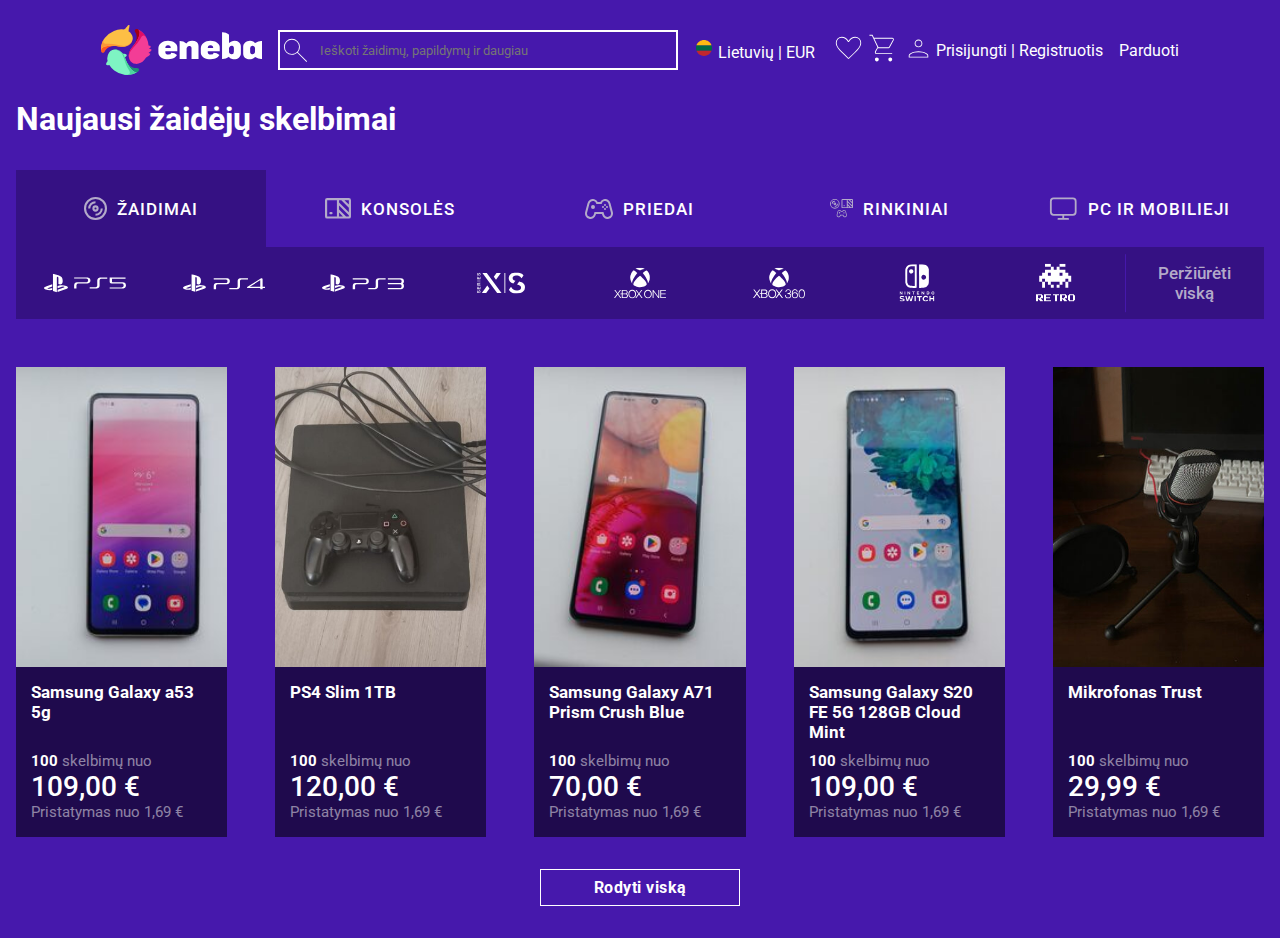
<file: index.html>
<!DOCTYPE html>
<html lang="en">
  <head>
    <meta charset="UTF-8" />
    <meta name="viewport" content="width=device-width, initial-scale=1.0" />
    <link rel="stylesheet" href="./styles.css" />
    <link
      rel="stylesheet"
      href="https://cdnjs.cloudflare.com/ajax/libs/font-awesome/6.7.2/css/all.min.css"
    />
    <title>Document</title>
  </head>
  <body>
    <header>
      <div class="main_header">
        <div class="logo"><img src="./Images/logoFull.svg" alt="Logo" /></div>

        <div class="search_bar">
          <img src="./Images/Icons/search_icon.svg" alt="" />
          <input
            type="search"
            name="search"
            class="input"
            placeholder="Ieškoti žaidimų, papildymų ir daugiau"
          />
        </div>

        <div class="language_curency">
          <a href="#"
            ><img src="./Images/Icons/language_icon.png" alt="" /> Lietuvių |
            EUR</a
          >
        </div>

        <div class="login_register">
          <a href="#"><img src="./Images/Icons/favorite_icon.svg" alt="" /></a>
          <a href="#"><img src="./Images/Icons/shopping_icon.svg" alt="" /></a>
          <a href="#"><img src="./Images/Icons/person_icon.svg" alt="" /></a>
          <a href="#">Prisijungti | Registruotis</a>
        </div>

        <div class="sell_button"><a href="#">Parduoti</a></div>

        <div class="mobile_header">
          <a href=""><img src="./Images/Icons/search_icon.svg" alt="" /></a>
          <a href="#"><img src="./Images/Icons/favorite_icon.svg" alt="" /></a>
          <a href="#"><img src="./Images/Icons/shopping_icon.svg" alt="" /></a>
          <a href="#"><img src="./Images/Icons/person_icon.svg" alt="" /></a>
        </div>
      </div>
    </header>
    <main>
      <section class="commercial"></section>
      <section class="categories"></section>
      <section class="new_ads">
        <h2>Naujausi žaidėjų skelbimai</h2>
        <div class="for_gaming">
          <div class="gaming_categories">
            <button class="button">
              <svg
                xmlns="http://www.w3.org/2000/svg"
                width="61.65"
                height="61.65"
                viewBox="0 0 61.65 61.65"
                class=""
                style="max-width: 23px; min-width: 23px; height: auto"
              >
                <path
                  fill="#b5a3de"
                  fill-rule="evenodd"
                  d="M30.83 22.42a8.4 8.4 0 108.4 8.4 8.4 8.4 0 00-8.4-8.4zm-2.8 8.4a2.8 2.8 0 102.8-2.8 2.8 2.8 0 00-2.81 2.8z"
                ></path>
                <path
                  fill="#b5a3de"
                  d="M11.2 30.83A19.62 19.62 0 0130.84 11.2v5.6A14.01 14.01 0 0016.8 30.83zm19.63 14.01a14.01 14.01 0 0014-14.01h5.6a19.62 19.62 0 01-19.6 19.61z"
                ></path>
                <path
                  fill="#b5a3de"
                  fill-rule="evenodd"
                  d="M30.83 0a30.83 30.83 0 1030.82 30.83A30.82 30.82 0 0030.83 0zM5.6 30.83A25.22 25.22 0 1030.83 5.6 25.22 25.22 0 005.6 30.83z"
                ></path>
              </svg>
              <span>ŽAIDIMAI</span>
            </button>
            <button class="button">
              <svg
                xmlns="http://www.w3.org/2000/svg"
                width="71.02"
                height="56.23"
                viewBox="0 0 71.02 56.23"
                class=""
                style="max-width: 26px; min-width: 26px; height: auto"
              >
                <path
                  fill="#b5a3de"
                  d="M65.1 0H5.92A5.92 5.92 0 000 5.92V50.3a5.92 5.92 0 005.92 5.92H65.1a5.92 5.92 0 005.92-5.92V5.9A5.92 5.92 0 0065.1 0zM38.47 39.7l10.61 10.6H38.47zm0-33.78h6.17L65.1 26.38v12.34L38.47 12.1zM65.1 18.01L53.01 5.91H65.1zM5.91 5.91h26.64v44.4H5.92zm51.54 44.4L38.47 31.33V20.46L65.1 47.09v3.22zm0 0"
                ></path>
                <path
                  fill="#b5a3de"
                  d="M17.75 38.47H14.8a2.96 2.96 0 100 5.92h2.95a2.96 2.96 0 100-5.92zm0 0"
                ></path>
              </svg>
              <span>KONSOLĖS</span>
            </button>
            <button class="button">
              <svg
                xmlns="http://www.w3.org/2000/svg"
                width="77.23"
                height="55.24"
                viewBox="0 0 77.23 55.24"
                class=""
                style="max-width: 28px; min-width: 28px; height: auto"
              >
                <path
                  fill="#b5a3de"
                  d="M15.19 55.18a15.12 15.12 0 01-3.97-.53A15.45 15.45 0 01.52 35.87l6.42-24.39a15.28 15.28 0 017.15-9.46A14.98 14.98 0 0125.52.52a15.23 15.23 0 019.5 7.76h7.16A15.14 15.14 0 0151.7.53a14.98 14.98 0 0111.44 1.5 15.37 15.37 0 017.15 9.4l6.43 24.44A15.45 15.45 0 0165.97 54.7a14.98 14.98 0 01-11.44-1.5 15.28 15.28 0 01-7.15-9.4l-.5-2.43H30.33l-.63 2.38a15.28 15.28 0 01-7.15 9.4 15.06 15.06 0 01-7.36 2.02zm6.4-49.66a9.63 9.63 0 00-4.75 1.27 9.93 9.93 0 00-4.58 6.05L5.85 37.22a9.93 9.93 0 006.84 12.11 9.46 9.46 0 007.23-.94 9.77 9.77 0 004.58-6.04l1.7-6.48h24.83l1.69 6.48a9.88 9.88 0 004.58 6.04 9.55 9.55 0 007.25.94 9.88 9.88 0 006.81-12.1l-6.42-24.4a9.8 9.8 0 00-4.55-6.04 9.55 9.55 0 00-7.26-.94 9.8 9.8 0 00-6.54 6.13l-.66 1.82H31.3l-.66-1.82a9.82 9.82 0 00-6.57-6.13 9.6 9.6 0 00-2.48-.33z"
                ></path>
                <path
                  fill="#b5a3de"
                  d="M22.06 27.6a5.52 5.52 0 115.51-5.53 5.52 5.52 0 01-5.51 5.52zm0-5.53zm35.86-5.51a2.76 2.76 0 11-2.76-2.76 2.76 2.76 0 012.76 2.76zm0 11.04a2.76 2.76 0 11-2.76-2.77 2.76 2.76 0 012.76 2.76zm-5.52-5.53a2.76 2.76 0 11-2.76-2.75 2.76 2.76 0 012.76 2.75zm11.04 0a2.76 2.76 0 11-2.76-2.75 2.76 2.76 0 012.76 2.75z"
                ></path>
              </svg>
              <span>PRIEDAI</span>
            </button>
            <button class="button">
              <svg
                xmlns="http://www.w3.org/2000/svg"
                width="71.02"
                height="56.36"
                viewBox="0 0 71.02 56.36"
                class=""
                style="max-width: 23px; min-width: 23px; height: auto"
              >
                <path
                  fill="#b5a3de"
                  d="M26.68 56.33a6.21 6.21 0 01-1.63-.22 6.35 6.35 0 01-4.4-7.71l2.64-10.02a6.28 6.28 0 012.94-3.89 6.15 6.15 0 014.7-.61 6.26 6.26 0 013.9 3.18h2.94a6.22 6.22 0 013.9-3.18 6.15 6.15 0 014.7.61 6.31 6.31 0 012.94 3.87l2.64 10.04a6.35 6.35 0 01-4.4 7.74 6.15 6.15 0 01-4.7-.61 6.28 6.28 0 01-2.94-3.87l-.2-1h-6.8l-.26.98a6.28 6.28 0 01-2.94 3.86 6.19 6.19 0 01-3.03.83zm2.63-20.4a3.96 3.96 0 00-1.95.52 4.08 4.08 0 00-1.88 2.48l-2.64 10.02a4.08 4.08 0 002.81 4.98 3.89 3.89 0 002.97-.39 4.01 4.01 0 001.88-2.48l.7-2.66h10.2l.7 2.66a4.06 4.06 0 001.87 2.48 3.92 3.92 0 002.98.39 4.06 4.06 0 002.8-4.98l-2.64-10.01a4.02 4.02 0 00-1.87-2.49 3.92 3.92 0 00-2.98-.38 4.02 4.02 0 00-2.68 2.51l-.27.75H33.3l-.27-.75a4.04 4.04 0 00-2.7-2.51 3.94 3.94 0 00-1.02-.14z"
                ></path>
                <path
                  fill="#b5a3de"
                  d="M29.5 45a2.27 2.27 0 112.27-2.27A2.27 2.27 0 0129.5 45zm0-2.27zm14.74-2.27a1.13 1.13 0 11-1.14-1.13 1.13 1.13 0 011.14 1.13zm0 4.54a1.13 1.13 0 11-1.14-1.14A1.13 1.13 0 0144.24 45zm-2.27-2.27a1.13 1.13 0 11-1.13-1.13 1.13 1.13 0 011.13 1.13zm4.53 0a1.13 1.13 0 11-1.13-1.13 1.13 1.13 0 011.13 1.13z"
                ></path>
                <path
                  fill="#b5a3de"
                  fill-rule="evenodd"
                  d="M14.88 10.82a4.06 4.06 0 104.06 4.06 4.06 4.06 0 00-4.06-4.06zm-1.35 4.06a1.35 1.35 0 101.35-1.36 1.35 1.35 0 00-1.35 1.36z"
                ></path>
                <path
                  fill="#b5a3de"
                  d="M5.41 14.88a9.47 9.47 0 019.47-9.47v2.7a6.76 6.76 0 00-6.76 6.77zm9.47 6.76a6.76 6.76 0 006.76-6.76h2.7a9.47 9.47 0 01-9.46 9.47z"
                ></path>
                <path
                  fill="#b5a3de"
                  fill-rule="evenodd"
                  d="M14.88 0a14.88 14.88 0 1014.88 14.88A14.88 14.88 0 0014.88 0zM2.7 14.88A12.17 12.17 0 1014.88 2.7 12.17 12.17 0 002.7 14.88z"
                ></path>
                <g fill="#b5a3de">
                  <path
                    d="M68.06 0H38.47a2.96 2.96 0 00-2.96 2.96v22.2a2.96 2.96 0 002.96 2.95h29.6a2.96 2.96 0 002.95-2.96V2.95A2.96 2.96 0 0068.06 0zM54.75 19.85l5.3 5.3h-5.3zm0-16.9h3.08L68.06 13.2v6.17L54.75 6.05zM68.06 9l-6.04-6.04h6.04zm-29.6-6.04H51.8v22.2H38.47zm25.78 22.2l-9.5-9.5v-5.43l13.32 13.32v1.6zm0 0"
                  ></path>
                  <path
                    d="M44.39 19.24H42.9a1.48 1.48 0 000 2.95h1.48a1.48 1.48 0 100-2.95zm0 0"
                  ></path>
                </g>
              </svg>
              <span>RINKINIAI</span>
            </button>
            <button class="button">
              <svg
                width="33"
                height="32"
                viewBox="0 0 33 32"
                fill="none"
                xmlns="http://www.w3.org/2000/svg"
                class=""
                style="max-width: 30px; min-width: 30px; height: auto"
              >
                <path
                  fill-rule="evenodd"
                  clip-rule="evenodd"
                  d="M27.45 5.9H6.12a2 2 0 00-2 2v12a2 2 0 002 2h21.33a2 2 0 002-2v-12a2 2 0 00-2-2zm-21.33-2a4 4 0 00-4 4v12a4 4 0 004 4h9.66v2.56h-4.33a1 1 0 100 2h10.67a1 1 0 000-2h-4.34V23.9h9.67a4 4 0 004-4v-12a4 4 0 00-4-4H6.12z"
                  fill="#fff"
                ></path>
              </svg>
              <span>PC IR MOBILIEJI</span>
            </button>
          </div>
          <ul class="equipment_models">
            <li>
              <a href="#somewhere">
                <svg
                  xmlns="http://www.w3.org/2000/svg"
                  width="265.88"
                  height="60.17"
                  viewBox="0 0 265.88 60.17"
                  class=""
                  style="max-width: 82px; min-width: 82px; height: auto"
                >
                  <path
                    d="M5.81 51.21c-6.1-1.73-7.13-5.34-4.33-7.41a29.21 29.21 0 016.96-3.36l18.11-6.46v7.36L13.54 46c-2.3.84-2.66 2.01-.79 2.63a13.57 13.57 0 007.56-.4l6.24-2.26v6.6c-.4.08-.84.14-1.23.22a41.13 41.13 0 01-19.5-1.59zm38.18.76l20.31-7.25c2.3-.84 2.66-1.99.79-2.6a13.57 13.57 0 00-7.56.4l-13.52 4.77v-7.6l.79-.26a46.87 46.87 0 019.4-1.99 39.87 39.87 0 0117.52 2.1c5.96 1.88 6.63 4.68 5.12 6.58S71.6 49.4 71.6 49.4l-27.59 9.94zM46.36 4.8c10.7 3.7 14.33 8.29 14.33 18.64 0 10.1-6.18 13.91-14.07 10.1V14.72c0-2.21-.4-4.23-2.47-4.81-1.56-.5-2.54.98-2.54 3.16v47.1l-12.62-4.03V0a145.33 145.33 0 0117.37 4.81z"
                    fill-rule="evenodd"
                    fill="#fff"
                  ></path>
                  <path
                    d="M264.45 12h-51.49v13.97s-.17 5.4 6.52 5.4h31.49a9.2 9.2 0 013.58.73 5.82 5.82 0 013.72 5.6 6.17 6.17 0 01-2.8 5.46 7.22 7.22 0 01-3.86 1.12h-38.65v3.91h43.13s9.8-.39 9.8-10.46a9.25 9.25 0 00-5.69-8.9 13.09 13.09 0 00-5.54-1.2h-31.2a2.99 2.99 0 01-1.48-.37 2.62 2.62 0 01-1.4-2.49V15.9h43.88zm-116.3 32.25v3.91H170a10.91 10.91 0 007.14-2.57 9.08 9.08 0 003.19-7.11V21.83a6.01 6.01 0 012.24-4.76 5.53 5.53 0 013.52-1.17h19.06V12h-22.7s-9.8.18-9.8 10.53v15.56a6.8 6.8 0 01-.97 3.6 5.29 5.29 0 01-4.68 2.56zM97.69 12v3.86h38.96a7.51 7.51 0 013.13.67 5.43 5.43 0 013.27 5.23 5.32 5.32 0 01-3.27 5.12 7.43 7.43 0 01-3.2.68h-28.87a10.68 10.68 0 00-4.93 1.11 9.47 9.47 0 00-5.06 8.74v10.63h7.5V37.47a5.47 5.47 0 01.36-2.01 6.04 6.04 0 015.85-4.15h29.14a10.28 10.28 0 002.9-.39c2.7-.75 7.14-2.96 7.14-9.18 0-9.65-9.63-9.8-9.63-9.8H97.7z"
                    fill="#fff"
                  ></path>
                </svg>
                <span>(1223)</span>
              </a>
            </li>
            <li>
              <a href="#somewhere">
                <svg
                  xmlns="http://www.w3.org/2000/svg"
                  width="279.56"
                  height="60.17"
                  viewBox="0 0 279.56 60.17"
                  class=""
                  style="max-width: 82px; min-width: 82px; height: auto"
                >
                  <path
                    fill="#fff"
                    d="M194.35 41.21V23.82c0-3.53 1.68-6.08 5.16-6.08h21.74a.31.31 0 00.29-.3v-3.59h-26.6c-5.8.76-8.59 4.76-8.59 9.92v17.38c0 3.54-1.68 6.09-5.16 6.09h-23a.31.31 0 00-.3.29v3.48a.5.5 0 00.17.29h26.09c6.84-.17 10.2-4.52 10.2-10.09zM104.91 51.3h7.65a.32.32 0 00.18-.29V39.94c0-3.54 2.02-5.97 4.92-5.97h31.48c7.07 0 10.55-4.35 10.55-10.09 0-5.16-2.84-9.16-8.58-9.91h-46.32a.2.2 0 00-.05.12v3.47c0 .18.05.3.23.3h41.5c3.53 0 5.16 2.54 5.16 6.08s-1.68 6.09-5.16 6.09h-32.8c-5.1 0-8.93 4.34-8.93 10.02v10.96a.27.27 0 00.17.29z"
                  ></path>
                  <path
                    fill="#fff"
                    d="M221.42 47.3h41.8a.26.26 0 01.23.17v3.54a.27.27 0 00.29.3h7.54a.27.27 0 00.23-.3v-3.48a.31.31 0 01.29-.29h7.48a.27.27 0 00.29-.29v-3.48a.27.27 0 00-.3-.29h-7.48a.31.31 0 01-.29-.29V17.74c0-2.09-.75-3.36-2.02-3.83h-2.2a7.2 7.2 0 00-2.2.99l-45.05 27.76c-1.74 1.1-2.38 2.32-1.91 3.25.35.81 1.33 1.39 3.3 1.39zm6.5-4.64l34.9-21.56a.39.39 0 01.63.35V43a.31.31 0 01-.29.3H228.1c-.3 0-.47-.12-.47-.18a.52.52 0 01.3-.47z"
                  ></path>
                  <g fill="#fff">
                    <path
                      d="M29.15 0c3.36.64 6.72 1.56 10.03 2.5 1.91.57 3.77 1.1 5.68 1.73a41.32 41.32 0 018.58 3.6 18.33 18.33 0 013.36 2.55 13.93 13.93 0 012.6 3.65 20.18 20.18 0 011.69 7.82 22.36 22.36 0 01-.3 5.22 12.75 12.75 0 01-1.56 4.29 7.43 7.43 0 01-2.9 2.78 7.09 7.09 0 01-3.76.87 13.1 13.1 0 01-5.69-1.45c-.05-5.91 0-11.77 0-17.68a14.72 14.72 0 00-.17-3.19 4 4 0 00-1.1-2.2 3 3 0 00-1.5-.7 1.5 1.5 0 00-1.51.58 4 4 0 00-.76 2.55v47.25c-4.23-1.34-8.46-2.67-12.69-4.06zM10.08 39.88l16.58-5.91v7.36c-4.35 1.56-8.76 3.13-13.1 4.7a4.8 4.8 0 00-1.68.93.83.83 0 00-.3.87 1.48 1.48 0 00.88.7 7.8 7.8 0 003.01.46 17.12 17.12 0 003.42-.36 16.1 16.1 0 002.2-.7c1.85-.7 3.7-1.33 5.62-2.03v6.61a47.26 47.26 0 01-6.95.76A40.25 40.25 0 015.85 51.3a12.13 12.13 0 01-4.12-1.91 4.33 4.33 0 01-1.56-1.97 3.04 3.04 0 01.06-2.15 4.17 4.17 0 011.44-1.57 26.67 26.67 0 014.41-2.31c1.27-.58 2.67-1.05 4-1.51z"
                    ></path>
                    <path
                      d="M54.54 37.39c1.27-.12 2.5-.18 3.77-.23a40.19 40.19 0 0112.29 1.8c.75.23 1.5.52 2.32.8a11.98 11.98 0 013.88 2.1 3.4 3.4 0 011.22 2.37 2.67 2.67 0 01-.82 2.03 10.69 10.69 0 01-3.41 2.37 35.68 35.68 0 01-4.12 1.63c-8.46 3.01-16.93 6.08-25.39 9.1v-7.13c0-.12-.06-.24.12-.3 6.43-2.31 12.87-4.57 19.3-6.9a10.15 10.15 0 002.55-1.15 1.07 1.07 0 00.46-1.05 1.48 1.48 0 00-.87-.7 7.8 7.8 0 00-3.01-.46 16.26 16.26 0 00-4.76.7 1290.2 1290.2 0 01-13.73 4.81v-7.65a54.06 54.06 0 0110.2-2.14z"
                    ></path>
                  </g>
                </svg>
                <span>(3863)</span>
              </a>
            </li>
            <li>
              <a href="#somewhere">
                <svg
                  xmlns="http://www.w3.org/2000/svg"
                  width="279.5"
                  height="60.17"
                  viewBox="0 0 279.5 60.17"
                  class=""
                  style="max-width: 82px; min-width: 82px; height: auto"
                >
                  <path
                    fill="#fff"
                    d="M29.15 0c3.36.64 6.72 1.56 10.03 2.5 1.91.57 3.77 1.1 5.68 1.73a41.32 41.32 0 018.58 3.6 18.33 18.33 0 013.36 2.55 13.93 13.93 0 012.6 3.65 20.18 20.18 0 011.69 7.82 22.36 22.36 0 01-.3 5.22 12.75 12.75 0 01-1.56 4.29 7.43 7.43 0 01-2.9 2.78 7.09 7.09 0 01-3.76.87 13.1 13.1 0 01-5.69-1.45c-.05-5.91 0-11.77 0-17.68a14.72 14.72 0 00-.17-3.19 4 4 0 00-1.1-2.2 3 3 0 00-1.5-.7 1.5 1.5 0 00-1.51.58 4 4 0 00-.76 2.55v47.25c-4.23-1.34-8.46-2.67-12.69-4.06zM10.08 39.88l16.58-5.91v7.36c-4.35 1.56-8.76 3.13-13.1 4.7a4.8 4.8 0 00-1.68.93.83.83 0 00-.3.87 1.48 1.48 0 00.88.7 7.8 7.8 0 003.01.46 17.12 17.12 0 003.42-.36 16.1 16.1 0 002.2-.7c1.85-.7 3.7-1.33 5.62-2.03v6.61a47.26 47.26 0 01-6.95.76A40.25 40.25 0 015.85 51.3a12.13 12.13 0 01-4.12-1.91 4.33 4.33 0 01-1.56-1.97 3.04 3.04 0 01.06-2.15 4.17 4.17 0 011.44-1.57 26.67 26.67 0 014.41-2.31c1.27-.58 2.67-1.05 4-1.51z"
                  ></path>
                  <path
                    fill="#fff"
                    d="M54.54 37.39c1.27-.12 2.5-.18 3.77-.23a40.19 40.19 0 0112.29 1.8c.75.23 1.5.52 2.32.8a11.98 11.98 0 013.88 2.1 3.4 3.4 0 011.22 2.37 2.67 2.67 0 01-.82 2.03 10.69 10.69 0 01-3.41 2.37 35.68 35.68 0 01-4.12 1.63c-8.46 3.01-16.93 6.08-25.39 9.1v-7.13c0-.12-.06-.24.12-.3 6.43-2.31 12.87-4.57 19.3-6.9a10.15 10.15 0 002.55-1.15 1.07 1.07 0 00.46-1.05 1.48 1.48 0 00-.87-.7 7.8 7.8 0 00-3.01-.46 16.26 16.26 0 00-4.76.7 1290.2 1290.2 0 01-13.73 4.81v-7.65a54.06 54.06 0 0110.2-2.14zM216.6 13.94h-22.89c-7.07 0-10.55 4.35-10.55 10.03v17.21c0 3.54-1.68 6.03-5.16 6.03h-20.06a.25.25 0 00-.23.23v3.48c0 .12.12.3.23.3h22.73c7.07 0 10.55-4.36 10.55-10.04V23.97c0-3.54 1.62-6.03 5.16-6.03h20.28a.27.27 0 00.3-.23v-3.48a.37.37 0 00-.36-.29zm-67.47 0h-44.1a.27.27 0 00-.3.23v3.48a.31.31 0 00.3.29h41.44c3.47 0 5.16 2.55 5.16 6.03 0 3.53-1.69 6.03-5.16 6.03h-32.81c-5.1 0-8.93 4.28-8.93 9.97v11.01a.27.27 0 00.3.29h7.47a.27.27 0 00.29-.29V39.97c0-3.48 2.03-5.97 4.93-5.97h31.41c7.07 0 10.5-4.35 10.5-10.03 0-5.63-3.43-10.03-10.5-10.03zm127.07 18.2a.28.28 0 010-.4 9.67 9.67 0 003.3-7.71c0-5.69-3.5-10.03-10.57-10.03h-44.1a.27.27 0 00-.3.29v3.48a.31.31 0 00.3.29h41.44c3.48 0 5.16 2.55 5.16 6.02 0 3.54-1.68 6.03-5.16 6.03h-41.44a.27.27 0 00-.3.3v3.47a.27.27 0 00.3.23h41.44c4.58.06 5.16 4.52 5.16 6.78v.4c0 3.54-1.68 6.1-5.16 6.1h-41.44a.27.27 0 00-.3.23v3.48a.31.31 0 00.3.29h44.1c7.08 0 10.56-4.7 10.56-10.03v-.4c0-3.6-1.1-6.85-3.3-8.82z"
                  ></path>
                </svg>
                <span>(1897)</span>
              </a>
            </li>
            <li>
              <a href="#somewhere">
                <svg
                  xmlns="http://www.w3.org/2000/svg"
                  width="133.55"
                  height="58.51"
                  viewBox="0 0 133.55 58.51"
                  class=""
                  style="max-width: 48px; min-width: 48px; height: auto"
                >
                  <path
                    d="M101.15 30.91l5.8-8a15.6 15.6 0 01-5.38-2.35 5.94 5.94 0 01-2.35-5.24 5.77 5.77 0 012.62-5.1 12.75 12.75 0 017.46-1.8c10.2 0 12.83 5.38 14.62 7.6l5.52-7.6a16.05 16.05 0 00-3.45-4C122.27 1.52 116.61 0 109.16 0c-6.49 0-11.6 1.38-15.32 4.28a14.06 14.06 0 00-5.52 11.6c0 7.58 4.28 12.4 12.83 15.03zm28.15-.41c-2.62-2.35-6.49-4-11.87-5.38l-5.93 8.14a22.22 22.22 0 018.56 3.58 5.66 5.66 0 012.48 5.11 7.03 7.03 0 01-2.9 6.07 13.95 13.95 0 01-8.42 2.07c-8.55 0-12.56-2.76-16.56-10.2l-5.93 8a17.35 17.35 0 004.41 5.51c4.14 3.45 10.08 5.1 17.67 5.1 7.17 0 12.7-1.51 16.7-4.55a14.83 14.83 0 005.93-12.7 12.4 12.4 0 00-4.14-10.75zM78.8 57.27h-2.49V1.24h2.49zM6.9.97a2.48 2.48 0 012.07.96 5.3 5.3 0 01-.14 5.52 2.63 2.63 0 01-2.34.97V6.76a1.6 1.6 0 001.38-.55 3.67 3.67 0 00.41-1.66A4.9 4.9 0 008 3.17c-.27-.27-.55-.55-.96-.41a.98.98 0 00-.83.41 4.94 4.94 0 00-.55 1.52l-.14.83a4.54 4.54 0 01-.97 2.2 2.12 2.12 0 01-1.79.7 2.72 2.72 0 01-1.93-.83 6.79 6.79 0 01-.7-2.76 4.08 4.08 0 01.84-2.76 2.75 2.75 0 012.2-.97v1.66a1.86 1.86 0 00-1.24.69 1.7 1.7 0 00-.27 1.38 4.03 4.03 0 00.27 1.24 1.03 1.03 0 001.66 0 4.13 4.13 0 00.55-1.38l.14-.83a4.33 4.33 0 01.83-2.2A1.9 1.9 0 016.9.96zM5.1 50.5a5 5 0 00-.96 2.34l-.14.83a4.13 4.13 0 01-.55 1.38 1.03 1.03 0 01-1.66 0 2.05 2.05 0 01-.27-1.24 2.78 2.78 0 01.41-1.52 1.7 1.7 0 011.1-.55v-1.66a3.26 3.26 0 00-2.2.97A4.98 4.98 0 000 53.82a4 4 0 00.69 2.48 2 2 0 001.93.83 2.62 2.62 0 001.8-.7 4.54 4.54 0 00.96-2.2l.14-.83a6.73 6.73 0 01.55-1.52.98.98 0 01.83-.41 1.25 1.25 0 01.97.41 1.6 1.6 0 01.27 1.38 3.67 3.67 0 01-.41 1.66 1.6 1.6 0 01-1.38.55v1.66a2.84 2.84 0 002.34-.97 5.3 5.3 0 00.14-5.52 2.48 2.48 0 00-2.07-.96 2.16 2.16 0 00-1.65.83zm4.42-22.22v1.8a2.6 2.6 0 01-1.1.27h-.96a1.57 1.57 0 00-1.1.41 1.07 1.07 0 00-.28 1.1v2.21h3.58v1.8H.41v-4.55a3.04 3.04 0 01.56-1.8l-.14.14a.3.3 0 01.27-.28 2.32 2.32 0 011.94-.82 2.24 2.24 0 012.2 1.51 2.48 2.48 0 01.7-.96 2.05 2.05 0 011.24-.28l1.38-.14a5 5 0 00.96-.41zm-6.35 2.07a1.25 1.25 0 00-.96.41 1.07 1.07 0 00-.28 1.1v2.21H4.7v-2.34a1.57 1.57 0 00-.41-1.1 1.15 1.15 0 00-1.1-.28zM.41 24.7h9.11v-1.8H.42zM1.93 12H.41v6.76h9.11v-6.75H8v4.96H5.66v-4.55H4.14v4.55h-2.2zm0 27.6H.41v6.76h9.11V39.6H8v4.97H5.66v-4.55H4.14v4.55h-2.2zM13.4 57.27h12.14l9.1-12.56-6.07-8.28zM66.38 1.24H54.23L46.78 11.6l6.07 8.28zm-39.2 0H15.04l40.99 56.03h12.14z"
                    fill="#fff"
                  ></path>
                </svg>
                <span>(558)</span>
              </a>
            </li>
            <li>
              <a href="#somewhere">
                <svg
                  xmlns="http://www.w3.org/2000/svg"
                  width="170"
                  height="100.03"
                  viewBox="0 0 170 100.03"
                  class=""
                  style="max-width: 52px; min-width: 52px; height: auto"
                >
                  <path
                    fill="#fff"
                    d="M129.3 78.13l15.7 21.3h2.9v-26.5H145v21.8l-16.1-21.8h-2.6v26.5h3zm-18.3-5.8c-7.5 0-12.7 5.7-12.7 13.8 0 8.2 5.2 13.9 12.7 13.9 7.4 0 12.6-5.7 12.6-13.9 0-8.1-5.2-13.8-12.6-13.8m0 24.9c-5.7 0-9.7-4.5-9.7-11.1 0-6.5 4-11 9.7-11s9.6 4.5 9.6 11c0 6.6-4 11.1-9.6 11.1m58.8-21.7v-2.6h-18.5v26.5H170v-2.6h-15.8v-9.8h14.6v-2.6h-14.6v-8.9zm-95.9-2.6l7.6 10.3 7.6-10.3h3.5l-9.3 12.6 10.2 13.9H90l-8.5-11.5-8.5 11.5h-3.4l10.1-13.9-9.3-12.6zm-30.6 13.6a12 12 0 00-1.7-1.1 5.99 5.99 0 003.2-5.3c0-1.7-.6-7.2-8.6-7.2H25.4v11.4h-3.6c-.5.6-1.5 2.1-1.9 2.7h5.5v12.4h10.8c5.8 0 9.5-3 9.5-7.7a7.1 7.1 0 00-2.4-5.2m-14.9-10.8h7.8c2.1 0 5.6.5 5.6 4.2 0 2.8-2.1 4.4-5.6 4.4h-7.8v-8.6zm7.8 20.9h-7.8v-9.6h7.8c3 0 6.5.8 6.5 4.6-.1 4.4-4.1 5-6.5 5"
                  ></path>
                  <path
                    fill="#fff"
                    d="M59.6 72.33c-7.4 0-12.6 5.7-12.6 13.8 0 8.2 5.2 13.9 12.7 13.9 7.4 0 12.6-5.7 12.6-13.9 0-8.1-5.2-13.8-12.7-13.8m0 24.9c-5.7 0-9.7-4.5-9.7-11.1 0-6.5 4-11 9.7-11s9.6 4.5 9.6 11c.1 6.6-3.9 11.1-9.6 11.1M.9 72.93l9.3 12.6L0 99.43h3.5l8.5-11.5 8.4 11.5h3.5l-10.2-13.9 9.3-12.6h-3.5L12 83.23l-7.6-10.3zm80.9-9.01a32.34 32.34 0 01-14.2-5c-3.6-2.3-4.4-3.3-4.4-5.2 0-3.9 4.2-10.6 11.5-18.3 4.1-4.4 9.9-9.5 10.5-9.4 1.2.3 10.9 9.7 14.5 14.1 5.7 7 8.3 12.8 7 15.3-1 1.9-7.3 5.8-11.9 7.2a35.6 35.6 0 01-13 1.3zm-23.5-14.3c-3-4.6-4.5-9.1-5.2-15.6-.2-2.2-.2-3.4.5-7.8a31.9 31.9 0 017.8-15.8c1.6-1.7 1.7-1.7 3.7-1.1 2.4.8 4.9 2.6 8.9 6.1l2.3 2.1-1.3 1.6c-5.8 7.2-12 17.3-14.3 23.6-1.3 3.4-1.8 6.8-1.2 8.3.4.9.1.5-1.2-1.4zm52.5.8c.3-1.4-.1-4.1-1-6.8-1.9-5.8-8.2-16.5-14-23.8l-1.8-2.3 2-1.8a42.2 42.2 0 016.3-5 11.33 11.33 0 014.6-1.8c.6 0 2.6 2.1 4.3 4.4a35.47 35.47 0 015.4 12.4 40.87 40.87 0 01.1 12.1 37.43 37.43 0 01-2.4 7.6 36 36 0 01-3.3 5.6c-.5.5-.5.5-.2-.6zM82.3 7.82a38.3 38.3 0 00-9.1-3.2c-.8-.1-2.2-.2-3-.2-1.9.1-1.8 0 1.2-1.4a30.07 30.07 0 017.5-2.5 36.87 36.87 0 0112.4 0 34.43 34.43 0 019.7 3.6l.7.4-1.5-.1c-3.2-.1-7.7 1.1-12.5 3.4-1.4.7-2.7 1.3-2.7 1.3-.1 0-1.3-.6-2.7-1.3z"
                  ></path>
                </svg>
                <span>(1751)</span>
              </a>
            </li>
            <li>
              <a href="#somewhere">
                <svg
                  xmlns="http://www.w3.org/2000/svg"
                  width="170.1"
                  height="100.03"
                  viewBox="0 0 170.1 100.03"
                  class=""
                  style="max-width: 52px; min-width: 52px; height: auto"
                >
                  <path
                    fill="#fff"
                    d="M94.6 99.33l-8.9-12.1-8.9 12.1h-3.7l10.7-14.6-9.8-13.3h3.7l8 10.8 8-10.8h3.7l-9.8 13.3 10.7 14.6zm-69.4 0l-10.8-14.6 9.8-13.3h-3.7l-8 10.8-8-10.8H.9l9.8 13.3L0 99.33h3.7l8.9-12.1 8.9 12.1zm22.8-8.2c0 5-3.8 8.2-10 8.2H26.7v-13.1h-5.8c.4-.6 1.5-2.2 2-2.8h3.8v-12H38c8.4 0 9.1 5.8 9.1 7.6a6.26 6.26 0 01-3.4 5.6 9.4 9.4 0 011.8 1.2 6.6 6.6 0 012.5 5.3m-18.2-7.7H38c3.8 0 5.9-1.8 5.9-4.7 0-3.9-3.7-4.4-5.9-4.4h-8.2zm15 7.7c0-4-3.7-4.9-6.8-4.9h-8.2v10.2H38c2.6 0 6.8-.7 6.8-5.3m31.2-5.8c0 8.6-5.5 14.6-13.3 14.6s-13.3-6-13.3-14.6 5.5-14.6 13.3-14.6c7.9 0 13.3 6 13.3 14.6m-3.2 0c0-6.9-4.2-11.6-10.1-11.6-6 0-10.2 4.8-10.2 11.6s4.2 11.7 10.2 11.7 10.1-4.8 10.1-11.7m86.8-14.6c-6.6 0-10.4 5.3-10.4 14.6s3.8 14.6 10.4 14.6a9.06 9.06 0 008.4-4.9 21.19 21.19 0 002.1-9.8c-.1-4.2-1.1-14.5-10.5-14.5m0 26.8a6.4 6.4 0 01-4.7-1.8c-2.7-2.7-3.1-7.6-3.1-10.3 0-3.6.8-12.1 7.7-12.1 7 0 7.7 8.5 7.7 12.1.1 3.6-.7 12.1-7.6 12.1m-22.4-17.1a9.24 9.24 0 00-7.5 3.9c.4-5.3 2.1-11.1 7.8-11.1a6.08 6.08 0 016.2 5.3l.1.5h2.7l-.1-.7c-.5-4.7-3.9-7.7-8.9-7.7-8.8 0-10.6 8.7-10.6 16 0 8.7 3.6 13.3 10.3 13.3a9.75 9.75 0 000-19.5m0 17.1a7.3 7.3 0 010-14.6 6.74 6.74 0 014.8 2 7.73 7.73 0 012.2 5.4 7.07 7.07 0 01-7 7.2m-12.4-6.1c0 5.2-3.9 8.6-9.9 8.6-3.3 0-5.9-1-7.6-2.8a9.8 9.8 0 01-2.4-7.3v-.6h2.7v.6a7.08 7.08 0 001.8 5.5 7.57 7.57 0 005.5 2c3.6 0 7.2-2.1 7.2-6.1a5.12 5.12 0 00-1.5-3.9 8.43 8.43 0 00-5.7-1.7H113v-2.6h1.9c1.3 0 3.9-.3 5.3-1.7a4.52 4.52 0 001.3-3.3c0-3.2-3.3-4.9-6.6-4.9a6.09 6.09 0 00-6.2 5.4l-.1.5H106l.1-.7c.5-4.7 3.9-7.7 8.9-7.7 3 0 5.7.9 7.3 2.6a6.55 6.55 0 011.9 4.9 6.64 6.64 0 01-3.9 6.2 7.17 7.17 0 014.5 7m-43-27.51a32.34 32.34 0 01-14.2-5c-3.6-2.3-4.4-3.3-4.4-5.2 0-3.9 4.2-10.6 11.5-18.3 4.1-4.4 9.9-9.5 10.5-9.4 1.2.3 10.9 9.7 14.5 14.1 5.7 7 8.3 12.8 7 15.3-1 1.9-7.3 5.8-11.9 7.2a35.6 35.6 0 01-13 1.3zm-23.5-14.3c-3-4.6-4.5-9.1-5.2-15.6-.2-2.2-.2-3.4.5-7.8a31.9 31.9 0 017.8-15.8c1.6-1.7 1.7-1.7 3.7-1.1 2.4.8 4.9 2.6 8.9 6.1l2.3 2.1-1.3 1.6c-5.8 7.2-12 17.3-14.3 23.6-1.3 3.4-1.8 6.8-1.2 8.3.4.9.1.5-1.2-1.4zm52.5.8c.3-1.4-.1-4.1-1-6.8-1.9-5.8-8.2-16.5-14-23.8l-1.8-2.3 2-1.8a42.2 42.2 0 016.3-5 11.33 11.33 0 014.6-1.8c.6 0 2.6 2.1 4.3 4.4a35.47 35.47 0 015.4 12.4 40.87 40.87 0 01.1 12.1 37.43 37.43 0 01-2.4 7.6 36 36 0 01-3.3 5.6c-.5.5-.5.5-.2-.6zM82.3 7.82a38.3 38.3 0 00-9.1-3.2c-.8-.1-2.2-.2-3-.2-1.9.1-1.8 0 1.2-1.4a30.07 30.07 0 017.5-2.5 36.87 36.87 0 0112.4 0 34.43 34.43 0 019.7 3.6l.7.4-1.5-.1c-3.2-.1-7.7 1.1-12.5 3.4-1.4.7-2.7 1.3-2.7 1.3-.1 0-1.3-.6-2.7-1.3z"
                  ></path>
                </svg>
                <span>(1726)</span>
              </a>
            </li>
            <li>
              <a href="#somewhere">
                <svg
                  xmlns="http://www.w3.org/2000/svg"
                  width="91.49"
                  height="97.71"
                  viewBox="0 0 91.49 97.71"
                  class=""
                  style="max-width: 35px; min-width: 35px; height: auto"
                >
                  <path
                    fill="#fff"
                    d="M28.4.2a15.94 15.94 0 00-12.65 11.63c-.56 2.16-.6 3.42-.54 20.17.04 15.38.06 15.73.31 16.92A16.02 16.02 0 0027.95 61.4c.84.19 1.92.23 8.83.27 7.15.05 7.89.03 8.08-.16s.2-2.65.2-30.6c0-20.72-.04-30.47-.13-30.65C44.8.02 44.6 0 37.1.02a82.54 82.54 0 00-8.7.19zm11.56 30.66v25.88l-5.2-.07c-4.8-.05-5.3-.07-6.26-.32A10.84 10.84 0 0120.48 48c-.29-1.3-.29-33.07-.02-34.33a10.97 10.97 0 016.62-7.91c1.68-.68 2.46-.75 7.93-.77l4.94-.01z"
                  ></path>
                  <path
                    fill="#fff"
                    d="M29.5 12.79a6.81 6.81 0 00-2.69 1.34 5.66 5.66 0 00-1.9 4.75 4.02 4.02 0 00.53 2.1 5.82 5.82 0 002.74 2.75 3.96 3.96 0 002.19.51 4.65 4.65 0 002.04-.23 5.77 5.77 0 003.97-6.38 5.87 5.87 0 00-6.89-4.84zM51.28.09c-.05.04-.09 13.88-.09 30.77 0 27.86.02 30.68.2 30.76.35.12 10.26.07 11.49-.05a15.95 15.95 0 0012.25-8.43 18.97 18.97 0 00.95-2.24c.8-2.4.78-1.76.78-20.12 0-14.65-.02-16.83-.2-17.76a15.86 15.86 0 00-13-12.83A50 50 0 0056.94 0c-3.06 0-5.62.04-5.66.09zM64.93 27.9a6.25 6.25 0 014.29 3.98 6.68 6.68 0 01-.02 4.07 6.3 6.3 0 01-4.27 3.96 6.29 6.29 0 01-7.53-4.27 7.32 7.32 0 01.05-3.6 6.2 6.2 0 017.48-4.14zm21.3 43.04a4.12 4.12 0 00-2.82 4.63 3.93 3.93 0 002.14 2.97 3.97 3.97 0 004.58-.56 3.78 3.78 0 001.36-3.07A3.84 3.84 0 0090.33 72a4.38 4.38 0 00-4.1-1.05zm2.26 1.87a2.2 2.2 0 011.25 1.9 2.2 2.2 0 01-1.42 2.37 2.37 2.37 0 01-3.16-2.7 2.14 2.14 0 011.18-1.56 2.44 2.44 0 012.15-.01zM.61 74.91v3.91l.8-.03.8-.04.06-2.47.06-2.46L4.2 76.3l1.85 2.5.76-.03.77-.04v-7.66l-.8-.04-.8-.04v5.05L4.1 73.53l-1.89-2.51H.61zm12.78.01v3.9h1.66v-7.8h-1.66zm7.47-3.74a61 61 0 00-.04 3.86l.04 3.7.8.04.8.04v-5.18l1.9 2.58 1.92 2.58h1.54v-7.78h-1.66l-.03 2.45-.04 2.45-1.84-2.45-1.82-2.45h-.75c-.5 0-.78.05-.82.16zm12.41-.08a2.32 2.32 0 00-.09.84v.74h2.56v6.13h1.66v-6.13h2.43v-1.66h-3.24a31.67 31.67 0 00-3.32.09zm12.18 3.82v3.9h6v-1.54h-4.47V75.5h4.08v-1.4h-4.08v-1.54l2.2-.03 2.2-.04.04-.74.04-.72h-6.01zm12.32-3.74c-.03.1-.05 1.83-.03 3.86l.03 3.7.8.04.8.04v-5.18l1.91 2.58 1.92 2.58h1.53v-7.78h-1.66l-.03 2.45-.03 2.45-1.84-2.45-1.83-2.45h-.75c-.5 0-.78.05-.82.16zm13.48 3.72v3.91h1.7c1.97 0 2.9-.2 3.74-.78a3.82 3.82 0 00-.69-6.67c-.52-.24-.88-.28-2.67-.32L71.25 71zm4.18-1.98a2.25 2.25 0 011 3c-.41.84-1.24 1.23-2.7 1.23h-.95v-4.47h1.06a3.83 3.83 0 011.59.24zm-8.03 9.35a7.64 7.64 0 00-4.67 2.45 7.63 7.63 0 00.22 10.7 6.91 6.91 0 003.52 2.04 7.7 7.7 0 006.67-1.34c.75-.56 1.74-1.66 1.66-1.85-.03-.06-.55-.53-1.18-1.08l-1.12-.98-.34.45a4.67 4.67 0 01-6.91.46 5.66 5.66 0 01-.86-1.18 3.18 3.18 0 01-.36-1.95 3.37 3.37 0 01.32-1.92 4.63 4.63 0 015.31-2.43 4.97 4.97 0 012.4 1.51l.44.52.56-.46c.3-.24.84-.71 1.19-1.02l.64-.57-.5-.62a7.85 7.85 0 00-7-2.73zm-63.18.5C1.18 83.57-.4 85.6.28 87.9c.49 1.7 2.1 2.53 6.38 3.3 2.87.52 3.71.94 3.71 1.84 0 .63-.37 1.09-1.17 1.46-.7.32-.84.34-2.58.34A8.63 8.63 0 012.24 94a3.94 3.94 0 00-.91-.35c-.15.2-1.37 2.46-1.33 2.48a20.5 20.5 0 003.02 1.11 18.09 18.09 0 005.94.18c2.86-.53 4.27-1.85 4.4-4.06a3.23 3.23 0 00-1.98-3.59 15.5 15.5 0 00-4.57-1.37c-2.16-.42-2.77-.63-3.22-1.05a1.01 1.01 0 01.01-1.44c.92-.92 4.22-.96 6.77-.06a1.93 1.93 0 00.86.16 24.3 24.3 0 001-2.39 14.2 14.2 0 00-3.05-.9 14.02 14.02 0 00-4.96.06zm10.88.09l2 7.06 1.98 7.05c.07.2.27.23 1.84.23h1.78l.14-.48c1.26-4.57 2.54-8.87 2.6-8.71.04.1.64 2.2 1.33 4.66l1.26 4.47 1.78.04 1.8.04 2.02-7.13 2.08-7.3c.04-.1-.31-.15-1.55-.15h-1.6l-.18.6L31 88.35c-.65 2.46-1.23 4.51-1.28 4.51s-.64-1.94-1.32-4.32-1.37-4.66-1.51-5.1l-.24-.8-1.3.03-1.3.04-1.5 5.11-1.5 5.17c0 .03-.6-2.03-1.27-4.6s-1.33-4.9-1.4-5.2l-.16-.54h-1.6c-1.47 0-1.6 0-1.53.2zm24.22 7.06v7.28h3.32l-.03-7.25-.04-7.24-1.62-.04-1.63-.04zm6.77-5.68v1.6h4.6v11.37h3.19V85.84l2.27-.03 2.26-.03V82.7l-6.15-.04-6.17-.03zm32.06 5.68v7.28h3.06v-5.74h6.77v5.74h3.07l-.03-7.25-.04-7.24-1.5-.04-1.5-.04v5.76h-6.77v-5.75h-3.06z"
                  ></path>
                </svg>
                <span>(2661)</span>
              </a>
            </li>
            <li>
              <a href="#somewhere">
                <svg
                  width="50"
                  height="48"
                  viewBox="0 0 50 48"
                  fill="none"
                  xmlns="http://www.w3.org/2000/svg"
                  class=""
                  style="max-width: 40px; min-width: 40px; height: auto"
                >
                  <path
                    d="M14.9 0h-3.63v3.73h7.28V0H14.9zM22.18 26.12h-3.63v3.73h3.63v-3.73zM29.45 26.12h-3.63v3.73h3.63v-3.73z"
                    fill="#fff"
                  ></path>
                  <path
                    d="M40.36 14.93V11.2h-3.63V7.46h-7.28V3.73h-3.63v3.73h-3.64V3.73h-3.63v3.73h-7.28v3.74H7.64v3.73H4v7.46h3.64v-3.73h3.63v3.73h3.64v3.73h3.64V22.4h10.9v3.73h3.64V22.4h3.64v-3.73h3.63v3.73H44v-7.46h-3.64zm-21.81 0H14.9V11.2h3.64v3.73zm14.54 0h-3.64V11.2h3.64v3.73z"
                    fill="#fff"
                  ></path>
                  <path
                    d="M36.73 26.12v3.73h3.63V22.4h-3.63v3.73zM7.64 26.12v3.73h3.63V22.4H7.64v3.73zM36.73 3.73V0h-7.28v3.73h7.28zM0 46.75V38h7.5v1.25h1.25V43h-2.5v1.25H7.5v1.25h1.25v1.25H5V45.5H3.75v-1.25H2.5v2.5H0zM2.5 43H5v-1.25h1.25v-2.5H2.5V43zm7.5 3.75V38h8.75v1.25H12.5v2.5h5V43h-5v2.5h6.25v1.25H10zm13.75 0v-7.5h-2.5V38h7.5v1.25h-2.5v7.5h-2.5zm6.25 0V38h7.5v1.25h1.25V43h-2.5v1.25h1.25v1.25h1.25v1.25H35V45.5h-1.25v-1.25H32.5v2.5H30zM32.5 43H35v-1.25h1.25v-2.5H32.5V43zm8.75 3.75V45.5H40v-6.25h1.25V38h6.25v1.25h1.25v6.25H47.5v1.25h-6.25zm1.25-1.25h3.75v-6.25H42.5v6.25z"
                    fill="#fff"
                  ></path>
                </svg>
                <span>(5592)</span>
              </a>
            </li>
            <li><a href="#somewhere">Peržiūrėti viską</a></li>
          </ul>
        </div>
        <div class="cards">
          <div class="card">
            <div class="img_wrapper">
              <img src="./Images/Products/product1.jfif" alt="product" />
            </div>
            <div class="card_content">
              <h3>Samsung Galaxy a53 5g</h3>
              <span class="advertisements_count"
                ><strong>100</strong> skelbimų nuo</span
              >
              <span class="price">109,00 €</span>
              <span class="shipping_cost">Pristatymas nuo 1,69 €</span>
              <button class="purchase_button">Įsigyk dabar</button>
              <button class="ads_button">Kiti pasiūlymai</button>
            </div>
          </div>
          <div class="card">
            <div class="img_wrapper">
              <img src="./Images/Products/product2.jfif" alt="product" />
            </div>
            <div class="card_content">
              <h3>PS4 Slim 1TB</h3>
              <span class="advertisements_count"
                ><strong>100</strong> skelbimų nuo</span
              >
              <span class="price">120,00 €</span>
              <span class="shipping_cost">Pristatymas nuo 1,69 €</span>
              <button class="purchase_button">Įsigyk dabar</button>
              <button class="ads_button">Kiti pasiūlymai</button>
            </div>
          </div>
          <div class="card">
            <div class="img_wrapper">
              <img src="./Images/Products/product3.jfif" alt="product" />
            </div>
            <div class="card_content">
              <h3>Samsung Galaxy A71 Prism Crush Blue</h3>
              <span class="advertisements_count"
                ><strong>100</strong> skelbimų nuo</span
              >
              <span class="price">70,00 €</span>
              <span class="shipping_cost">Pristatymas nuo 1,69 €</span>
              <button class="purchase_button">Įsigyk dabar</button>
              <button class="ads_button">Kiti pasiūlymai</button>
            </div>
          </div>
          <div class="card">
            <div class="img_wrapper">
              <img src="./Images/Products/product4.jfif" alt="product" />
            </div>
            <div class="card_content">
              <h3>Samsung Galaxy S20 FE 5G 128GB Cloud Mint</h3>
              <span class="advertisements_count"
                ><strong>100</strong> skelbimų nuo</span
              >
              <span class="price">109,00 €</span>
              <span class="shipping_cost">Pristatymas nuo 1,69 €</span>
              <button class="purchase_button">Įsigyk dabar</button>
              <button class="ads_button">Kiti pasiūlymai</button>
            </div>
          </div>
          <div class="card">
            <div class="img_wrapper">
              <img src="./Images/Products/product5.jfif" alt="product" />
            </div>
            <div class="card_content">
              <h3>Mikrofonas Trust</h3>
              <span class="advertisements_count"
                ><strong>100</strong> skelbimų nuo</span
              >
              <span class="price">29,99 €</span>
              <span class="shipping_cost">Pristatymas nuo 1,69 €</span>
              <button class="purchase_button">Įsigyk dabar</button>
              <button class="ads_button">Kiti pasiūlymai</button>
            </div>
          </div>
        </div>
        <a class="button2" href="#show">Rodyti viską</a>
      </section>
      <section class="promoted_offers"></section>
      <section class="recommendations"></section>
      <section class="most_popular_games"></section>
    </main>
    <footer></footer>
  </body>
</html>
</file>
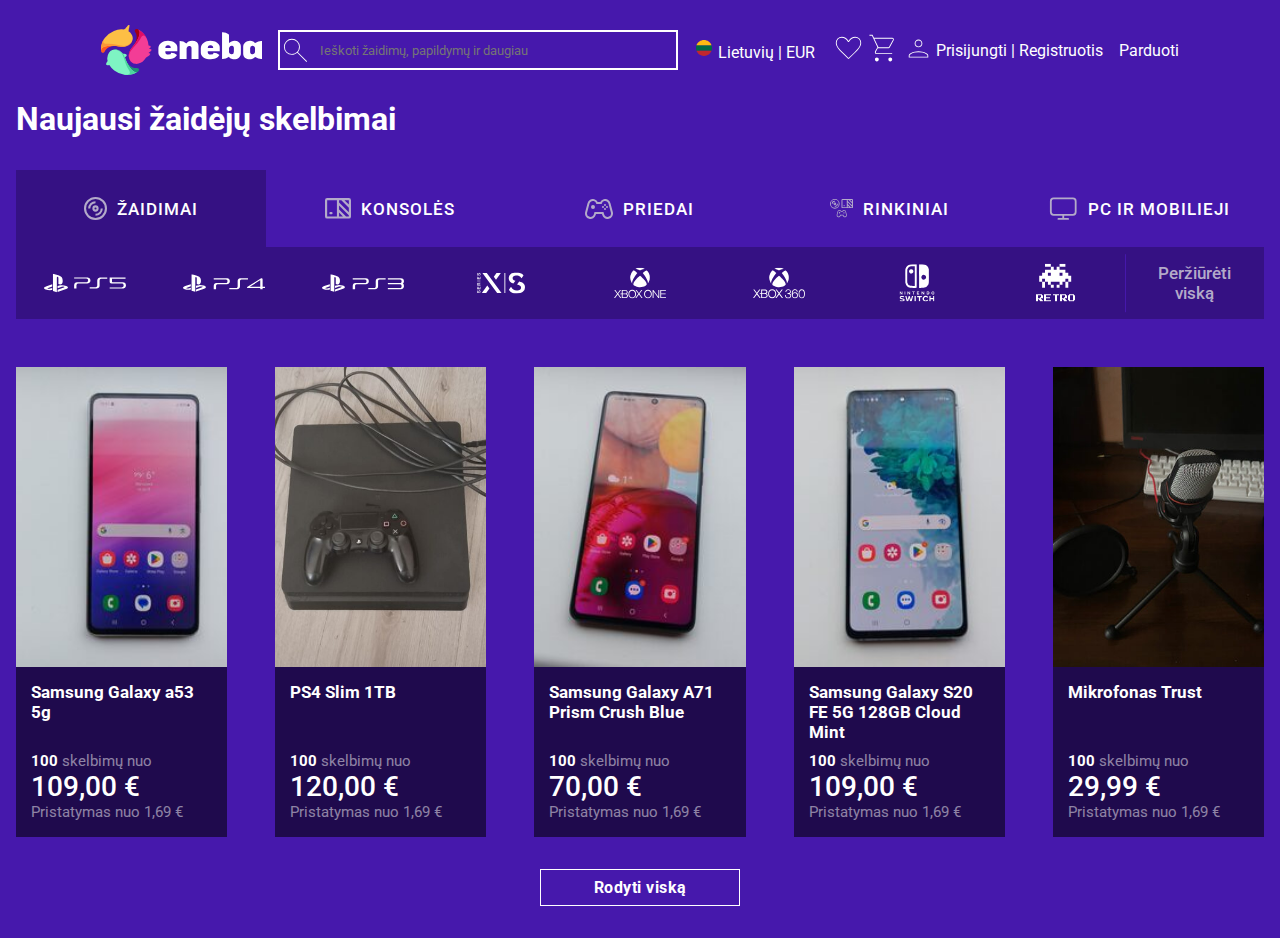
<file: task.html>
<!DOCTYPE html>
<html lang="en">
  <head>
    <meta charset="UTF-8" />
    <meta name="viewport" content="width=device-width, initial-scale=1.0" />
    <link rel="stylesheet" href="./task.css" />
    <link
      rel="stylesheet"
      href="https://cdnjs.cloudflare.com/ajax/libs/font-awesome/6.7.2/css/all.min.css"
    />
    <title>Document</title>
  </head>
  <body>
    <header>
      <div class="main_header">
        <div class="logo"><img src="./Images/logoFull.svg" alt="Logo" /></div>

        <div class="search_bar">
          <img src="./Images/Icons/search_icon.svg" alt="" />
          <input
            type="search"
            name="search"
            class="input"
            placeholder="Ieškoti žaidimų, papildymų ir daugiau"
          />
        </div>

        <div class="language_curency">
          <a href="#"
            ><img src="./Images/Icons/language_icon.png" alt="" /> Lietuvių |
            EUR</a
          >
        </div>

        <div class="login_register">
          <a href="#"><img src="./Images/Icons/favorite_icon.svg" alt="" /></a>
          <a href="#"><img src="./Images/Icons/shopping_icon.svg" alt="" /></a>
          <a href="#"><img src="./Images/Icons/person_icon.svg" alt="" /></a>
          <a href="#">Prisijungti | Registruotis</a>
        </div>

        <div class="sell_button"><a href="#">Parduoti</a></div>

        <div class="mobile_header">
          <a href=""><img src="./Images/Icons/search_icon.svg" alt="" /></a>
          <a href="#"><img src="./Images/Icons/favorite_icon.svg" alt="" /></a>
          <a href="#"><img src="./Images/Icons/shopping_icon.svg" alt="" /></a>
          <a href="#"><img src="./Images/Icons/person_icon.svg" alt="" /></a>
        </div>
      </div>
    </header>
    <main>
      <section class="commercial"></section>
      <section class="categories"></section>
      <section class="new_ads">
        <h2>Naujausi žaidėjų skelbimai</h2>
        <div class="for_gaming">
          <div class="gaming_categories">
            <button class="button">
              <svg
                xmlns="http://www.w3.org/2000/svg"
                width="61.65"
                height="61.65"
                viewBox="0 0 61.65 61.65"
                class=""
                style="max-width: 23px; min-width: 23px; height: auto"
              >
                <path
                  fill="#b5a3de"
                  fill-rule="evenodd"
                  d="M30.83 22.42a8.4 8.4 0 108.4 8.4 8.4 8.4 0 00-8.4-8.4zm-2.8 8.4a2.8 2.8 0 102.8-2.8 2.8 2.8 0 00-2.81 2.8z"
                ></path>
                <path
                  fill="#b5a3de"
                  d="M11.2 30.83A19.62 19.62 0 0130.84 11.2v5.6A14.01 14.01 0 0016.8 30.83zm19.63 14.01a14.01 14.01 0 0014-14.01h5.6a19.62 19.62 0 01-19.6 19.61z"
                ></path>
                <path
                  fill="#b5a3de"
                  fill-rule="evenodd"
                  d="M30.83 0a30.83 30.83 0 1030.82 30.83A30.82 30.82 0 0030.83 0zM5.6 30.83A25.22 25.22 0 1030.83 5.6 25.22 25.22 0 005.6 30.83z"
                ></path>
              </svg>
              <span>ŽAIDIMAI</span>
            </button>
            <button class="button">
              <svg
                xmlns="http://www.w3.org/2000/svg"
                width="71.02"
                height="56.23"
                viewBox="0 0 71.02 56.23"
                class=""
                style="max-width: 26px; min-width: 26px; height: auto"
              >
                <path
                  fill="#b5a3de"
                  d="M65.1 0H5.92A5.92 5.92 0 000 5.92V50.3a5.92 5.92 0 005.92 5.92H65.1a5.92 5.92 0 005.92-5.92V5.9A5.92 5.92 0 0065.1 0zM38.47 39.7l10.61 10.6H38.47zm0-33.78h6.17L65.1 26.38v12.34L38.47 12.1zM65.1 18.01L53.01 5.91H65.1zM5.91 5.91h26.64v44.4H5.92zm51.54 44.4L38.47 31.33V20.46L65.1 47.09v3.22zm0 0"
                ></path>
                <path
                  fill="#b5a3de"
                  d="M17.75 38.47H14.8a2.96 2.96 0 100 5.92h2.95a2.96 2.96 0 100-5.92zm0 0"
                ></path>
              </svg>
              <span>KONSOLĖS</span>
            </button>
            <button class="button">
              <svg
                xmlns="http://www.w3.org/2000/svg"
                width="77.23"
                height="55.24"
                viewBox="0 0 77.23 55.24"
                class=""
                style="max-width: 28px; min-width: 28px; height: auto"
              >
                <path
                  fill="#b5a3de"
                  d="M15.19 55.18a15.12 15.12 0 01-3.97-.53A15.45 15.45 0 01.52 35.87l6.42-24.39a15.28 15.28 0 017.15-9.46A14.98 14.98 0 0125.52.52a15.23 15.23 0 019.5 7.76h7.16A15.14 15.14 0 0151.7.53a14.98 14.98 0 0111.44 1.5 15.37 15.37 0 017.15 9.4l6.43 24.44A15.45 15.45 0 0165.97 54.7a14.98 14.98 0 01-11.44-1.5 15.28 15.28 0 01-7.15-9.4l-.5-2.43H30.33l-.63 2.38a15.28 15.28 0 01-7.15 9.4 15.06 15.06 0 01-7.36 2.02zm6.4-49.66a9.63 9.63 0 00-4.75 1.27 9.93 9.93 0 00-4.58 6.05L5.85 37.22a9.93 9.93 0 006.84 12.11 9.46 9.46 0 007.23-.94 9.77 9.77 0 004.58-6.04l1.7-6.48h24.83l1.69 6.48a9.88 9.88 0 004.58 6.04 9.55 9.55 0 007.25.94 9.88 9.88 0 006.81-12.1l-6.42-24.4a9.8 9.8 0 00-4.55-6.04 9.55 9.55 0 00-7.26-.94 9.8 9.8 0 00-6.54 6.13l-.66 1.82H31.3l-.66-1.82a9.82 9.82 0 00-6.57-6.13 9.6 9.6 0 00-2.48-.33z"
                ></path>
                <path
                  fill="#b5a3de"
                  d="M22.06 27.6a5.52 5.52 0 115.51-5.53 5.52 5.52 0 01-5.51 5.52zm0-5.53zm35.86-5.51a2.76 2.76 0 11-2.76-2.76 2.76 2.76 0 012.76 2.76zm0 11.04a2.76 2.76 0 11-2.76-2.77 2.76 2.76 0 012.76 2.76zm-5.52-5.53a2.76 2.76 0 11-2.76-2.75 2.76 2.76 0 012.76 2.75zm11.04 0a2.76 2.76 0 11-2.76-2.75 2.76 2.76 0 012.76 2.75z"
                ></path>
              </svg>
              <span>PRIEDAI</span>
            </button>
            <button class="button">
              <svg
                xmlns="http://www.w3.org/2000/svg"
                width="71.02"
                height="56.36"
                viewBox="0 0 71.02 56.36"
                class=""
                style="max-width: 23px; min-width: 23px; height: auto"
              >
                <path
                  fill="#b5a3de"
                  d="M26.68 56.33a6.21 6.21 0 01-1.63-.22 6.35 6.35 0 01-4.4-7.71l2.64-10.02a6.28 6.28 0 012.94-3.89 6.15 6.15 0 014.7-.61 6.26 6.26 0 013.9 3.18h2.94a6.22 6.22 0 013.9-3.18 6.15 6.15 0 014.7.61 6.31 6.31 0 012.94 3.87l2.64 10.04a6.35 6.35 0 01-4.4 7.74 6.15 6.15 0 01-4.7-.61 6.28 6.28 0 01-2.94-3.87l-.2-1h-6.8l-.26.98a6.28 6.28 0 01-2.94 3.86 6.19 6.19 0 01-3.03.83zm2.63-20.4a3.96 3.96 0 00-1.95.52 4.08 4.08 0 00-1.88 2.48l-2.64 10.02a4.08 4.08 0 002.81 4.98 3.89 3.89 0 002.97-.39 4.01 4.01 0 001.88-2.48l.7-2.66h10.2l.7 2.66a4.06 4.06 0 001.87 2.48 3.92 3.92 0 002.98.39 4.06 4.06 0 002.8-4.98l-2.64-10.01a4.02 4.02 0 00-1.87-2.49 3.92 3.92 0 00-2.98-.38 4.02 4.02 0 00-2.68 2.51l-.27.75H33.3l-.27-.75a4.04 4.04 0 00-2.7-2.51 3.94 3.94 0 00-1.02-.14z"
                ></path>
                <path
                  fill="#b5a3de"
                  d="M29.5 45a2.27 2.27 0 112.27-2.27A2.27 2.27 0 0129.5 45zm0-2.27zm14.74-2.27a1.13 1.13 0 11-1.14-1.13 1.13 1.13 0 011.14 1.13zm0 4.54a1.13 1.13 0 11-1.14-1.14A1.13 1.13 0 0144.24 45zm-2.27-2.27a1.13 1.13 0 11-1.13-1.13 1.13 1.13 0 011.13 1.13zm4.53 0a1.13 1.13 0 11-1.13-1.13 1.13 1.13 0 011.13 1.13z"
                ></path>
                <path
                  fill="#b5a3de"
                  fill-rule="evenodd"
                  d="M14.88 10.82a4.06 4.06 0 104.06 4.06 4.06 4.06 0 00-4.06-4.06zm-1.35 4.06a1.35 1.35 0 101.35-1.36 1.35 1.35 0 00-1.35 1.36z"
                ></path>
                <path
                  fill="#b5a3de"
                  d="M5.41 14.88a9.47 9.47 0 019.47-9.47v2.7a6.76 6.76 0 00-6.76 6.77zm9.47 6.76a6.76 6.76 0 006.76-6.76h2.7a9.47 9.47 0 01-9.46 9.47z"
                ></path>
                <path
                  fill="#b5a3de"
                  fill-rule="evenodd"
                  d="M14.88 0a14.88 14.88 0 1014.88 14.88A14.88 14.88 0 0014.88 0zM2.7 14.88A12.17 12.17 0 1014.88 2.7 12.17 12.17 0 002.7 14.88z"
                ></path>
                <g fill="#b5a3de">
                  <path
                    d="M68.06 0H38.47a2.96 2.96 0 00-2.96 2.96v22.2a2.96 2.96 0 002.96 2.95h29.6a2.96 2.96 0 002.95-2.96V2.95A2.96 2.96 0 0068.06 0zM54.75 19.85l5.3 5.3h-5.3zm0-16.9h3.08L68.06 13.2v6.17L54.75 6.05zM68.06 9l-6.04-6.04h6.04zm-29.6-6.04H51.8v22.2H38.47zm25.78 22.2l-9.5-9.5v-5.43l13.32 13.32v1.6zm0 0"
                  ></path>
                  <path
                    d="M44.39 19.24H42.9a1.48 1.48 0 000 2.95h1.48a1.48 1.48 0 100-2.95zm0 0"
                  ></path>
                </g>
              </svg>
              <span>RINKINIAI</span>
            </button>
            <button class="button">
              <svg
                width="33"
                height="32"
                viewBox="0 0 33 32"
                fill="none"
                xmlns="http://www.w3.org/2000/svg"
                class=""
                style="max-width: 30px; min-width: 30px; height: auto"
              >
                <path
                  fill-rule="evenodd"
                  clip-rule="evenodd"
                  d="M27.45 5.9H6.12a2 2 0 00-2 2v12a2 2 0 002 2h21.33a2 2 0 002-2v-12a2 2 0 00-2-2zm-21.33-2a4 4 0 00-4 4v12a4 4 0 004 4h9.66v2.56h-4.33a1 1 0 100 2h10.67a1 1 0 000-2h-4.34V23.9h9.67a4 4 0 004-4v-12a4 4 0 00-4-4H6.12z"
                  fill="#fff"
                ></path>
              </svg>
              <span>PC IR MOBILIEJI</span>
            </button>
          </div>
          <ul class="equipment_models">
            <li>
              <a href="#somewhere">
                <svg
                  xmlns="http://www.w3.org/2000/svg"
                  width="265.88"
                  height="60.17"
                  viewBox="0 0 265.88 60.17"
                  class=""
                  style="max-width: 82px; min-width: 82px; height: auto"
                >
                  <path
                    d="M5.81 51.21c-6.1-1.73-7.13-5.34-4.33-7.41a29.21 29.21 0 016.96-3.36l18.11-6.46v7.36L13.54 46c-2.3.84-2.66 2.01-.79 2.63a13.57 13.57 0 007.56-.4l6.24-2.26v6.6c-.4.08-.84.14-1.23.22a41.13 41.13 0 01-19.5-1.59zm38.18.76l20.31-7.25c2.3-.84 2.66-1.99.79-2.6a13.57 13.57 0 00-7.56.4l-13.52 4.77v-7.6l.79-.26a46.87 46.87 0 019.4-1.99 39.87 39.87 0 0117.52 2.1c5.96 1.88 6.63 4.68 5.12 6.58S71.6 49.4 71.6 49.4l-27.59 9.94zM46.36 4.8c10.7 3.7 14.33 8.29 14.33 18.64 0 10.1-6.18 13.91-14.07 10.1V14.72c0-2.21-.4-4.23-2.47-4.81-1.56-.5-2.54.98-2.54 3.16v47.1l-12.62-4.03V0a145.33 145.33 0 0117.37 4.81z"
                    fill-rule="evenodd"
                    fill="#fff"
                  ></path>
                  <path
                    d="M264.45 12h-51.49v13.97s-.17 5.4 6.52 5.4h31.49a9.2 9.2 0 013.58.73 5.82 5.82 0 013.72 5.6 6.17 6.17 0 01-2.8 5.46 7.22 7.22 0 01-3.86 1.12h-38.65v3.91h43.13s9.8-.39 9.8-10.46a9.25 9.25 0 00-5.69-8.9 13.09 13.09 0 00-5.54-1.2h-31.2a2.99 2.99 0 01-1.48-.37 2.62 2.62 0 01-1.4-2.49V15.9h43.88zm-116.3 32.25v3.91H170a10.91 10.91 0 007.14-2.57 9.08 9.08 0 003.19-7.11V21.83a6.01 6.01 0 012.24-4.76 5.53 5.53 0 013.52-1.17h19.06V12h-22.7s-9.8.18-9.8 10.53v15.56a6.8 6.8 0 01-.97 3.6 5.29 5.29 0 01-4.68 2.56zM97.69 12v3.86h38.96a7.51 7.51 0 013.13.67 5.43 5.43 0 013.27 5.23 5.32 5.32 0 01-3.27 5.12 7.43 7.43 0 01-3.2.68h-28.87a10.68 10.68 0 00-4.93 1.11 9.47 9.47 0 00-5.06 8.74v10.63h7.5V37.47a5.47 5.47 0 01.36-2.01 6.04 6.04 0 015.85-4.15h29.14a10.28 10.28 0 002.9-.39c2.7-.75 7.14-2.96 7.14-9.18 0-9.65-9.63-9.8-9.63-9.8H97.7z"
                    fill="#fff"
                  ></path>
                </svg>
                <span>(1223)</span>
              </a>
            </li>
            <li>
              <a href="#somewhere">
                <svg
                  xmlns="http://www.w3.org/2000/svg"
                  width="279.56"
                  height="60.17"
                  viewBox="0 0 279.56 60.17"
                  class=""
                  style="max-width: 82px; min-width: 82px; height: auto"
                >
                  <path
                    fill="#fff"
                    d="M194.35 41.21V23.82c0-3.53 1.68-6.08 5.16-6.08h21.74a.31.31 0 00.29-.3v-3.59h-26.6c-5.8.76-8.59 4.76-8.59 9.92v17.38c0 3.54-1.68 6.09-5.16 6.09h-23a.31.31 0 00-.3.29v3.48a.5.5 0 00.17.29h26.09c6.84-.17 10.2-4.52 10.2-10.09zM104.91 51.3h7.65a.32.32 0 00.18-.29V39.94c0-3.54 2.02-5.97 4.92-5.97h31.48c7.07 0 10.55-4.35 10.55-10.09 0-5.16-2.84-9.16-8.58-9.91h-46.32a.2.2 0 00-.05.12v3.47c0 .18.05.3.23.3h41.5c3.53 0 5.16 2.54 5.16 6.08s-1.68 6.09-5.16 6.09h-32.8c-5.1 0-8.93 4.34-8.93 10.02v10.96a.27.27 0 00.17.29z"
                  ></path>
                  <path
                    fill="#fff"
                    d="M221.42 47.3h41.8a.26.26 0 01.23.17v3.54a.27.27 0 00.29.3h7.54a.27.27 0 00.23-.3v-3.48a.31.31 0 01.29-.29h7.48a.27.27 0 00.29-.29v-3.48a.27.27 0 00-.3-.29h-7.48a.31.31 0 01-.29-.29V17.74c0-2.09-.75-3.36-2.02-3.83h-2.2a7.2 7.2 0 00-2.2.99l-45.05 27.76c-1.74 1.1-2.38 2.32-1.91 3.25.35.81 1.33 1.39 3.3 1.39zm6.5-4.64l34.9-21.56a.39.39 0 01.63.35V43a.31.31 0 01-.29.3H228.1c-.3 0-.47-.12-.47-.18a.52.52 0 01.3-.47z"
                  ></path>
                  <g fill="#fff">
                    <path
                      d="M29.15 0c3.36.64 6.72 1.56 10.03 2.5 1.91.57 3.77 1.1 5.68 1.73a41.32 41.32 0 018.58 3.6 18.33 18.33 0 013.36 2.55 13.93 13.93 0 012.6 3.65 20.18 20.18 0 011.69 7.82 22.36 22.36 0 01-.3 5.22 12.75 12.75 0 01-1.56 4.29 7.43 7.43 0 01-2.9 2.78 7.09 7.09 0 01-3.76.87 13.1 13.1 0 01-5.69-1.45c-.05-5.91 0-11.77 0-17.68a14.72 14.72 0 00-.17-3.19 4 4 0 00-1.1-2.2 3 3 0 00-1.5-.7 1.5 1.5 0 00-1.51.58 4 4 0 00-.76 2.55v47.25c-4.23-1.34-8.46-2.67-12.69-4.06zM10.08 39.88l16.58-5.91v7.36c-4.35 1.56-8.76 3.13-13.1 4.7a4.8 4.8 0 00-1.68.93.83.83 0 00-.3.87 1.48 1.48 0 00.88.7 7.8 7.8 0 003.01.46 17.12 17.12 0 003.42-.36 16.1 16.1 0 002.2-.7c1.85-.7 3.7-1.33 5.62-2.03v6.61a47.26 47.26 0 01-6.95.76A40.25 40.25 0 015.85 51.3a12.13 12.13 0 01-4.12-1.91 4.33 4.33 0 01-1.56-1.97 3.04 3.04 0 01.06-2.15 4.17 4.17 0 011.44-1.57 26.67 26.67 0 014.41-2.31c1.27-.58 2.67-1.05 4-1.51z"
                    ></path>
                    <path
                      d="M54.54 37.39c1.27-.12 2.5-.18 3.77-.23a40.19 40.19 0 0112.29 1.8c.75.23 1.5.52 2.32.8a11.98 11.98 0 013.88 2.1 3.4 3.4 0 011.22 2.37 2.67 2.67 0 01-.82 2.03 10.69 10.69 0 01-3.41 2.37 35.68 35.68 0 01-4.12 1.63c-8.46 3.01-16.93 6.08-25.39 9.1v-7.13c0-.12-.06-.24.12-.3 6.43-2.31 12.87-4.57 19.3-6.9a10.15 10.15 0 002.55-1.15 1.07 1.07 0 00.46-1.05 1.48 1.48 0 00-.87-.7 7.8 7.8 0 00-3.01-.46 16.26 16.26 0 00-4.76.7 1290.2 1290.2 0 01-13.73 4.81v-7.65a54.06 54.06 0 0110.2-2.14z"
                    ></path>
                  </g>
                </svg>
                <span>(3863)</span>
              </a>
            </li>
            <li>
              <a href="#somewhere">
                <svg
                  xmlns="http://www.w3.org/2000/svg"
                  width="279.5"
                  height="60.17"
                  viewBox="0 0 279.5 60.17"
                  class=""
                  style="max-width: 82px; min-width: 82px; height: auto"
                >
                  <path
                    fill="#fff"
                    d="M29.15 0c3.36.64 6.72 1.56 10.03 2.5 1.91.57 3.77 1.1 5.68 1.73a41.32 41.32 0 018.58 3.6 18.33 18.33 0 013.36 2.55 13.93 13.93 0 012.6 3.65 20.18 20.18 0 011.69 7.82 22.36 22.36 0 01-.3 5.22 12.75 12.75 0 01-1.56 4.29 7.43 7.43 0 01-2.9 2.78 7.09 7.09 0 01-3.76.87 13.1 13.1 0 01-5.69-1.45c-.05-5.91 0-11.77 0-17.68a14.72 14.72 0 00-.17-3.19 4 4 0 00-1.1-2.2 3 3 0 00-1.5-.7 1.5 1.5 0 00-1.51.58 4 4 0 00-.76 2.55v47.25c-4.23-1.34-8.46-2.67-12.69-4.06zM10.08 39.88l16.58-5.91v7.36c-4.35 1.56-8.76 3.13-13.1 4.7a4.8 4.8 0 00-1.68.93.83.83 0 00-.3.87 1.48 1.48 0 00.88.7 7.8 7.8 0 003.01.46 17.12 17.12 0 003.42-.36 16.1 16.1 0 002.2-.7c1.85-.7 3.7-1.33 5.62-2.03v6.61a47.26 47.26 0 01-6.95.76A40.25 40.25 0 015.85 51.3a12.13 12.13 0 01-4.12-1.91 4.33 4.33 0 01-1.56-1.97 3.04 3.04 0 01.06-2.15 4.17 4.17 0 011.44-1.57 26.67 26.67 0 014.41-2.31c1.27-.58 2.67-1.05 4-1.51z"
                  ></path>
                  <path
                    fill="#fff"
                    d="M54.54 37.39c1.27-.12 2.5-.18 3.77-.23a40.19 40.19 0 0112.29 1.8c.75.23 1.5.52 2.32.8a11.98 11.98 0 013.88 2.1 3.4 3.4 0 011.22 2.37 2.67 2.67 0 01-.82 2.03 10.69 10.69 0 01-3.41 2.37 35.68 35.68 0 01-4.12 1.63c-8.46 3.01-16.93 6.08-25.39 9.1v-7.13c0-.12-.06-.24.12-.3 6.43-2.31 12.87-4.57 19.3-6.9a10.15 10.15 0 002.55-1.15 1.07 1.07 0 00.46-1.05 1.48 1.48 0 00-.87-.7 7.8 7.8 0 00-3.01-.46 16.26 16.26 0 00-4.76.7 1290.2 1290.2 0 01-13.73 4.81v-7.65a54.06 54.06 0 0110.2-2.14zM216.6 13.94h-22.89c-7.07 0-10.55 4.35-10.55 10.03v17.21c0 3.54-1.68 6.03-5.16 6.03h-20.06a.25.25 0 00-.23.23v3.48c0 .12.12.3.23.3h22.73c7.07 0 10.55-4.36 10.55-10.04V23.97c0-3.54 1.62-6.03 5.16-6.03h20.28a.27.27 0 00.3-.23v-3.48a.37.37 0 00-.36-.29zm-67.47 0h-44.1a.27.27 0 00-.3.23v3.48a.31.31 0 00.3.29h41.44c3.47 0 5.16 2.55 5.16 6.03 0 3.53-1.69 6.03-5.16 6.03h-32.81c-5.1 0-8.93 4.28-8.93 9.97v11.01a.27.27 0 00.3.29h7.47a.27.27 0 00.29-.29V39.97c0-3.48 2.03-5.97 4.93-5.97h31.41c7.07 0 10.5-4.35 10.5-10.03 0-5.63-3.43-10.03-10.5-10.03zm127.07 18.2a.28.28 0 010-.4 9.67 9.67 0 003.3-7.71c0-5.69-3.5-10.03-10.57-10.03h-44.1a.27.27 0 00-.3.29v3.48a.31.31 0 00.3.29h41.44c3.48 0 5.16 2.55 5.16 6.02 0 3.54-1.68 6.03-5.16 6.03h-41.44a.27.27 0 00-.3.3v3.47a.27.27 0 00.3.23h41.44c4.58.06 5.16 4.52 5.16 6.78v.4c0 3.54-1.68 6.1-5.16 6.1h-41.44a.27.27 0 00-.3.23v3.48a.31.31 0 00.3.29h44.1c7.08 0 10.56-4.7 10.56-10.03v-.4c0-3.6-1.1-6.85-3.3-8.82z"
                  ></path>
                </svg>
                <span>(1897)</span>
              </a>
            </li>
            <li>
              <a href="#somewhere">
                <svg
                  xmlns="http://www.w3.org/2000/svg"
                  width="133.55"
                  height="58.51"
                  viewBox="0 0 133.55 58.51"
                  class=""
                  style="max-width: 48px; min-width: 48px; height: auto"
                >
                  <path
                    d="M101.15 30.91l5.8-8a15.6 15.6 0 01-5.38-2.35 5.94 5.94 0 01-2.35-5.24 5.77 5.77 0 012.62-5.1 12.75 12.75 0 017.46-1.8c10.2 0 12.83 5.38 14.62 7.6l5.52-7.6a16.05 16.05 0 00-3.45-4C122.27 1.52 116.61 0 109.16 0c-6.49 0-11.6 1.38-15.32 4.28a14.06 14.06 0 00-5.52 11.6c0 7.58 4.28 12.4 12.83 15.03zm28.15-.41c-2.62-2.35-6.49-4-11.87-5.38l-5.93 8.14a22.22 22.22 0 018.56 3.58 5.66 5.66 0 012.48 5.11 7.03 7.03 0 01-2.9 6.07 13.95 13.95 0 01-8.42 2.07c-8.55 0-12.56-2.76-16.56-10.2l-5.93 8a17.35 17.35 0 004.41 5.51c4.14 3.45 10.08 5.1 17.67 5.1 7.17 0 12.7-1.51 16.7-4.55a14.83 14.83 0 005.93-12.7 12.4 12.4 0 00-4.14-10.75zM78.8 57.27h-2.49V1.24h2.49zM6.9.97a2.48 2.48 0 012.07.96 5.3 5.3 0 01-.14 5.52 2.63 2.63 0 01-2.34.97V6.76a1.6 1.6 0 001.38-.55 3.67 3.67 0 00.41-1.66A4.9 4.9 0 008 3.17c-.27-.27-.55-.55-.96-.41a.98.98 0 00-.83.41 4.94 4.94 0 00-.55 1.52l-.14.83a4.54 4.54 0 01-.97 2.2 2.12 2.12 0 01-1.79.7 2.72 2.72 0 01-1.93-.83 6.79 6.79 0 01-.7-2.76 4.08 4.08 0 01.84-2.76 2.75 2.75 0 012.2-.97v1.66a1.86 1.86 0 00-1.24.69 1.7 1.7 0 00-.27 1.38 4.03 4.03 0 00.27 1.24 1.03 1.03 0 001.66 0 4.13 4.13 0 00.55-1.38l.14-.83a4.33 4.33 0 01.83-2.2A1.9 1.9 0 016.9.96zM5.1 50.5a5 5 0 00-.96 2.34l-.14.83a4.13 4.13 0 01-.55 1.38 1.03 1.03 0 01-1.66 0 2.05 2.05 0 01-.27-1.24 2.78 2.78 0 01.41-1.52 1.7 1.7 0 011.1-.55v-1.66a3.26 3.26 0 00-2.2.97A4.98 4.98 0 000 53.82a4 4 0 00.69 2.48 2 2 0 001.93.83 2.62 2.62 0 001.8-.7 4.54 4.54 0 00.96-2.2l.14-.83a6.73 6.73 0 01.55-1.52.98.98 0 01.83-.41 1.25 1.25 0 01.97.41 1.6 1.6 0 01.27 1.38 3.67 3.67 0 01-.41 1.66 1.6 1.6 0 01-1.38.55v1.66a2.84 2.84 0 002.34-.97 5.3 5.3 0 00.14-5.52 2.48 2.48 0 00-2.07-.96 2.16 2.16 0 00-1.65.83zm4.42-22.22v1.8a2.6 2.6 0 01-1.1.27h-.96a1.57 1.57 0 00-1.1.41 1.07 1.07 0 00-.28 1.1v2.21h3.58v1.8H.41v-4.55a3.04 3.04 0 01.56-1.8l-.14.14a.3.3 0 01.27-.28 2.32 2.32 0 011.94-.82 2.24 2.24 0 012.2 1.51 2.48 2.48 0 01.7-.96 2.05 2.05 0 011.24-.28l1.38-.14a5 5 0 00.96-.41zm-6.35 2.07a1.25 1.25 0 00-.96.41 1.07 1.07 0 00-.28 1.1v2.21H4.7v-2.34a1.57 1.57 0 00-.41-1.1 1.15 1.15 0 00-1.1-.28zM.41 24.7h9.11v-1.8H.42zM1.93 12H.41v6.76h9.11v-6.75H8v4.96H5.66v-4.55H4.14v4.55h-2.2zm0 27.6H.41v6.76h9.11V39.6H8v4.97H5.66v-4.55H4.14v4.55h-2.2zM13.4 57.27h12.14l9.1-12.56-6.07-8.28zM66.38 1.24H54.23L46.78 11.6l6.07 8.28zm-39.2 0H15.04l40.99 56.03h12.14z"
                    fill="#fff"
                  ></path>
                </svg>
                <span>(558)</span>
              </a>
            </li>
            <li>
              <a href="#somewhere">
                <svg
                  xmlns="http://www.w3.org/2000/svg"
                  width="170"
                  height="100.03"
                  viewBox="0 0 170 100.03"
                  class=""
                  style="max-width: 52px; min-width: 52px; height: auto"
                >
                  <path
                    fill="#fff"
                    d="M129.3 78.13l15.7 21.3h2.9v-26.5H145v21.8l-16.1-21.8h-2.6v26.5h3zm-18.3-5.8c-7.5 0-12.7 5.7-12.7 13.8 0 8.2 5.2 13.9 12.7 13.9 7.4 0 12.6-5.7 12.6-13.9 0-8.1-5.2-13.8-12.6-13.8m0 24.9c-5.7 0-9.7-4.5-9.7-11.1 0-6.5 4-11 9.7-11s9.6 4.5 9.6 11c0 6.6-4 11.1-9.6 11.1m58.8-21.7v-2.6h-18.5v26.5H170v-2.6h-15.8v-9.8h14.6v-2.6h-14.6v-8.9zm-95.9-2.6l7.6 10.3 7.6-10.3h3.5l-9.3 12.6 10.2 13.9H90l-8.5-11.5-8.5 11.5h-3.4l10.1-13.9-9.3-12.6zm-30.6 13.6a12 12 0 00-1.7-1.1 5.99 5.99 0 003.2-5.3c0-1.7-.6-7.2-8.6-7.2H25.4v11.4h-3.6c-.5.6-1.5 2.1-1.9 2.7h5.5v12.4h10.8c5.8 0 9.5-3 9.5-7.7a7.1 7.1 0 00-2.4-5.2m-14.9-10.8h7.8c2.1 0 5.6.5 5.6 4.2 0 2.8-2.1 4.4-5.6 4.4h-7.8v-8.6zm7.8 20.9h-7.8v-9.6h7.8c3 0 6.5.8 6.5 4.6-.1 4.4-4.1 5-6.5 5"
                  ></path>
                  <path
                    fill="#fff"
                    d="M59.6 72.33c-7.4 0-12.6 5.7-12.6 13.8 0 8.2 5.2 13.9 12.7 13.9 7.4 0 12.6-5.7 12.6-13.9 0-8.1-5.2-13.8-12.7-13.8m0 24.9c-5.7 0-9.7-4.5-9.7-11.1 0-6.5 4-11 9.7-11s9.6 4.5 9.6 11c.1 6.6-3.9 11.1-9.6 11.1M.9 72.93l9.3 12.6L0 99.43h3.5l8.5-11.5 8.4 11.5h3.5l-10.2-13.9 9.3-12.6h-3.5L12 83.23l-7.6-10.3zm80.9-9.01a32.34 32.34 0 01-14.2-5c-3.6-2.3-4.4-3.3-4.4-5.2 0-3.9 4.2-10.6 11.5-18.3 4.1-4.4 9.9-9.5 10.5-9.4 1.2.3 10.9 9.7 14.5 14.1 5.7 7 8.3 12.8 7 15.3-1 1.9-7.3 5.8-11.9 7.2a35.6 35.6 0 01-13 1.3zm-23.5-14.3c-3-4.6-4.5-9.1-5.2-15.6-.2-2.2-.2-3.4.5-7.8a31.9 31.9 0 017.8-15.8c1.6-1.7 1.7-1.7 3.7-1.1 2.4.8 4.9 2.6 8.9 6.1l2.3 2.1-1.3 1.6c-5.8 7.2-12 17.3-14.3 23.6-1.3 3.4-1.8 6.8-1.2 8.3.4.9.1.5-1.2-1.4zm52.5.8c.3-1.4-.1-4.1-1-6.8-1.9-5.8-8.2-16.5-14-23.8l-1.8-2.3 2-1.8a42.2 42.2 0 016.3-5 11.33 11.33 0 014.6-1.8c.6 0 2.6 2.1 4.3 4.4a35.47 35.47 0 015.4 12.4 40.87 40.87 0 01.1 12.1 37.43 37.43 0 01-2.4 7.6 36 36 0 01-3.3 5.6c-.5.5-.5.5-.2-.6zM82.3 7.82a38.3 38.3 0 00-9.1-3.2c-.8-.1-2.2-.2-3-.2-1.9.1-1.8 0 1.2-1.4a30.07 30.07 0 017.5-2.5 36.87 36.87 0 0112.4 0 34.43 34.43 0 019.7 3.6l.7.4-1.5-.1c-3.2-.1-7.7 1.1-12.5 3.4-1.4.7-2.7 1.3-2.7 1.3-.1 0-1.3-.6-2.7-1.3z"
                  ></path>
                </svg>
                <span>(1751)</span>
              </a>
            </li>
            <li>
              <a href="#somewhere">
                <svg
                  xmlns="http://www.w3.org/2000/svg"
                  width="170.1"
                  height="100.03"
                  viewBox="0 0 170.1 100.03"
                  class=""
                  style="max-width: 52px; min-width: 52px; height: auto"
                >
                  <path
                    fill="#fff"
                    d="M94.6 99.33l-8.9-12.1-8.9 12.1h-3.7l10.7-14.6-9.8-13.3h3.7l8 10.8 8-10.8h3.7l-9.8 13.3 10.7 14.6zm-69.4 0l-10.8-14.6 9.8-13.3h-3.7l-8 10.8-8-10.8H.9l9.8 13.3L0 99.33h3.7l8.9-12.1 8.9 12.1zm22.8-8.2c0 5-3.8 8.2-10 8.2H26.7v-13.1h-5.8c.4-.6 1.5-2.2 2-2.8h3.8v-12H38c8.4 0 9.1 5.8 9.1 7.6a6.26 6.26 0 01-3.4 5.6 9.4 9.4 0 011.8 1.2 6.6 6.6 0 012.5 5.3m-18.2-7.7H38c3.8 0 5.9-1.8 5.9-4.7 0-3.9-3.7-4.4-5.9-4.4h-8.2zm15 7.7c0-4-3.7-4.9-6.8-4.9h-8.2v10.2H38c2.6 0 6.8-.7 6.8-5.3m31.2-5.8c0 8.6-5.5 14.6-13.3 14.6s-13.3-6-13.3-14.6 5.5-14.6 13.3-14.6c7.9 0 13.3 6 13.3 14.6m-3.2 0c0-6.9-4.2-11.6-10.1-11.6-6 0-10.2 4.8-10.2 11.6s4.2 11.7 10.2 11.7 10.1-4.8 10.1-11.7m86.8-14.6c-6.6 0-10.4 5.3-10.4 14.6s3.8 14.6 10.4 14.6a9.06 9.06 0 008.4-4.9 21.19 21.19 0 002.1-9.8c-.1-4.2-1.1-14.5-10.5-14.5m0 26.8a6.4 6.4 0 01-4.7-1.8c-2.7-2.7-3.1-7.6-3.1-10.3 0-3.6.8-12.1 7.7-12.1 7 0 7.7 8.5 7.7 12.1.1 3.6-.7 12.1-7.6 12.1m-22.4-17.1a9.24 9.24 0 00-7.5 3.9c.4-5.3 2.1-11.1 7.8-11.1a6.08 6.08 0 016.2 5.3l.1.5h2.7l-.1-.7c-.5-4.7-3.9-7.7-8.9-7.7-8.8 0-10.6 8.7-10.6 16 0 8.7 3.6 13.3 10.3 13.3a9.75 9.75 0 000-19.5m0 17.1a7.3 7.3 0 010-14.6 6.74 6.74 0 014.8 2 7.73 7.73 0 012.2 5.4 7.07 7.07 0 01-7 7.2m-12.4-6.1c0 5.2-3.9 8.6-9.9 8.6-3.3 0-5.9-1-7.6-2.8a9.8 9.8 0 01-2.4-7.3v-.6h2.7v.6a7.08 7.08 0 001.8 5.5 7.57 7.57 0 005.5 2c3.6 0 7.2-2.1 7.2-6.1a5.12 5.12 0 00-1.5-3.9 8.43 8.43 0 00-5.7-1.7H113v-2.6h1.9c1.3 0 3.9-.3 5.3-1.7a4.52 4.52 0 001.3-3.3c0-3.2-3.3-4.9-6.6-4.9a6.09 6.09 0 00-6.2 5.4l-.1.5H106l.1-.7c.5-4.7 3.9-7.7 8.9-7.7 3 0 5.7.9 7.3 2.6a6.55 6.55 0 011.9 4.9 6.64 6.64 0 01-3.9 6.2 7.17 7.17 0 014.5 7m-43-27.51a32.34 32.34 0 01-14.2-5c-3.6-2.3-4.4-3.3-4.4-5.2 0-3.9 4.2-10.6 11.5-18.3 4.1-4.4 9.9-9.5 10.5-9.4 1.2.3 10.9 9.7 14.5 14.1 5.7 7 8.3 12.8 7 15.3-1 1.9-7.3 5.8-11.9 7.2a35.6 35.6 0 01-13 1.3zm-23.5-14.3c-3-4.6-4.5-9.1-5.2-15.6-.2-2.2-.2-3.4.5-7.8a31.9 31.9 0 017.8-15.8c1.6-1.7 1.7-1.7 3.7-1.1 2.4.8 4.9 2.6 8.9 6.1l2.3 2.1-1.3 1.6c-5.8 7.2-12 17.3-14.3 23.6-1.3 3.4-1.8 6.8-1.2 8.3.4.9.1.5-1.2-1.4zm52.5.8c.3-1.4-.1-4.1-1-6.8-1.9-5.8-8.2-16.5-14-23.8l-1.8-2.3 2-1.8a42.2 42.2 0 016.3-5 11.33 11.33 0 014.6-1.8c.6 0 2.6 2.1 4.3 4.4a35.47 35.47 0 015.4 12.4 40.87 40.87 0 01.1 12.1 37.43 37.43 0 01-2.4 7.6 36 36 0 01-3.3 5.6c-.5.5-.5.5-.2-.6zM82.3 7.82a38.3 38.3 0 00-9.1-3.2c-.8-.1-2.2-.2-3-.2-1.9.1-1.8 0 1.2-1.4a30.07 30.07 0 017.5-2.5 36.87 36.87 0 0112.4 0 34.43 34.43 0 019.7 3.6l.7.4-1.5-.1c-3.2-.1-7.7 1.1-12.5 3.4-1.4.7-2.7 1.3-2.7 1.3-.1 0-1.3-.6-2.7-1.3z"
                  ></path>
                </svg>
                <span>(1726)</span>
              </a>
            </li>
            <li>
              <a href="#somewhere">
                <svg
                  xmlns="http://www.w3.org/2000/svg"
                  width="91.49"
                  height="97.71"
                  viewBox="0 0 91.49 97.71"
                  class=""
                  style="max-width: 35px; min-width: 35px; height: auto"
                >
                  <path
                    fill="#fff"
                    d="M28.4.2a15.94 15.94 0 00-12.65 11.63c-.56 2.16-.6 3.42-.54 20.17.04 15.38.06 15.73.31 16.92A16.02 16.02 0 0027.95 61.4c.84.19 1.92.23 8.83.27 7.15.05 7.89.03 8.08-.16s.2-2.65.2-30.6c0-20.72-.04-30.47-.13-30.65C44.8.02 44.6 0 37.1.02a82.54 82.54 0 00-8.7.19zm11.56 30.66v25.88l-5.2-.07c-4.8-.05-5.3-.07-6.26-.32A10.84 10.84 0 0120.48 48c-.29-1.3-.29-33.07-.02-34.33a10.97 10.97 0 016.62-7.91c1.68-.68 2.46-.75 7.93-.77l4.94-.01z"
                  ></path>
                  <path
                    fill="#fff"
                    d="M29.5 12.79a6.81 6.81 0 00-2.69 1.34 5.66 5.66 0 00-1.9 4.75 4.02 4.02 0 00.53 2.1 5.82 5.82 0 002.74 2.75 3.96 3.96 0 002.19.51 4.65 4.65 0 002.04-.23 5.77 5.77 0 003.97-6.38 5.87 5.87 0 00-6.89-4.84zM51.28.09c-.05.04-.09 13.88-.09 30.77 0 27.86.02 30.68.2 30.76.35.12 10.26.07 11.49-.05a15.95 15.95 0 0012.25-8.43 18.97 18.97 0 00.95-2.24c.8-2.4.78-1.76.78-20.12 0-14.65-.02-16.83-.2-17.76a15.86 15.86 0 00-13-12.83A50 50 0 0056.94 0c-3.06 0-5.62.04-5.66.09zM64.93 27.9a6.25 6.25 0 014.29 3.98 6.68 6.68 0 01-.02 4.07 6.3 6.3 0 01-4.27 3.96 6.29 6.29 0 01-7.53-4.27 7.32 7.32 0 01.05-3.6 6.2 6.2 0 017.48-4.14zm21.3 43.04a4.12 4.12 0 00-2.82 4.63 3.93 3.93 0 002.14 2.97 3.97 3.97 0 004.58-.56 3.78 3.78 0 001.36-3.07A3.84 3.84 0 0090.33 72a4.38 4.38 0 00-4.1-1.05zm2.26 1.87a2.2 2.2 0 011.25 1.9 2.2 2.2 0 01-1.42 2.37 2.37 2.37 0 01-3.16-2.7 2.14 2.14 0 011.18-1.56 2.44 2.44 0 012.15-.01zM.61 74.91v3.91l.8-.03.8-.04.06-2.47.06-2.46L4.2 76.3l1.85 2.5.76-.03.77-.04v-7.66l-.8-.04-.8-.04v5.05L4.1 73.53l-1.89-2.51H.61zm12.78.01v3.9h1.66v-7.8h-1.66zm7.47-3.74a61 61 0 00-.04 3.86l.04 3.7.8.04.8.04v-5.18l1.9 2.58 1.92 2.58h1.54v-7.78h-1.66l-.03 2.45-.04 2.45-1.84-2.45-1.82-2.45h-.75c-.5 0-.78.05-.82.16zm12.41-.08a2.32 2.32 0 00-.09.84v.74h2.56v6.13h1.66v-6.13h2.43v-1.66h-3.24a31.67 31.67 0 00-3.32.09zm12.18 3.82v3.9h6v-1.54h-4.47V75.5h4.08v-1.4h-4.08v-1.54l2.2-.03 2.2-.04.04-.74.04-.72h-6.01zm12.32-3.74c-.03.1-.05 1.83-.03 3.86l.03 3.7.8.04.8.04v-5.18l1.91 2.58 1.92 2.58h1.53v-7.78h-1.66l-.03 2.45-.03 2.45-1.84-2.45-1.83-2.45h-.75c-.5 0-.78.05-.82.16zm13.48 3.72v3.91h1.7c1.97 0 2.9-.2 3.74-.78a3.82 3.82 0 00-.69-6.67c-.52-.24-.88-.28-2.67-.32L71.25 71zm4.18-1.98a2.25 2.25 0 011 3c-.41.84-1.24 1.23-2.7 1.23h-.95v-4.47h1.06a3.83 3.83 0 011.59.24zm-8.03 9.35a7.64 7.64 0 00-4.67 2.45 7.63 7.63 0 00.22 10.7 6.91 6.91 0 003.52 2.04 7.7 7.7 0 006.67-1.34c.75-.56 1.74-1.66 1.66-1.85-.03-.06-.55-.53-1.18-1.08l-1.12-.98-.34.45a4.67 4.67 0 01-6.91.46 5.66 5.66 0 01-.86-1.18 3.18 3.18 0 01-.36-1.95 3.37 3.37 0 01.32-1.92 4.63 4.63 0 015.31-2.43 4.97 4.97 0 012.4 1.51l.44.52.56-.46c.3-.24.84-.71 1.19-1.02l.64-.57-.5-.62a7.85 7.85 0 00-7-2.73zm-63.18.5C1.18 83.57-.4 85.6.28 87.9c.49 1.7 2.1 2.53 6.38 3.3 2.87.52 3.71.94 3.71 1.84 0 .63-.37 1.09-1.17 1.46-.7.32-.84.34-2.58.34A8.63 8.63 0 012.24 94a3.94 3.94 0 00-.91-.35c-.15.2-1.37 2.46-1.33 2.48a20.5 20.5 0 003.02 1.11 18.09 18.09 0 005.94.18c2.86-.53 4.27-1.85 4.4-4.06a3.23 3.23 0 00-1.98-3.59 15.5 15.5 0 00-4.57-1.37c-2.16-.42-2.77-.63-3.22-1.05a1.01 1.01 0 01.01-1.44c.92-.92 4.22-.96 6.77-.06a1.93 1.93 0 00.86.16 24.3 24.3 0 001-2.39 14.2 14.2 0 00-3.05-.9 14.02 14.02 0 00-4.96.06zm10.88.09l2 7.06 1.98 7.05c.07.2.27.23 1.84.23h1.78l.14-.48c1.26-4.57 2.54-8.87 2.6-8.71.04.1.64 2.2 1.33 4.66l1.26 4.47 1.78.04 1.8.04 2.02-7.13 2.08-7.3c.04-.1-.31-.15-1.55-.15h-1.6l-.18.6L31 88.35c-.65 2.46-1.23 4.51-1.28 4.51s-.64-1.94-1.32-4.32-1.37-4.66-1.51-5.1l-.24-.8-1.3.03-1.3.04-1.5 5.11-1.5 5.17c0 .03-.6-2.03-1.27-4.6s-1.33-4.9-1.4-5.2l-.16-.54h-1.6c-1.47 0-1.6 0-1.53.2zm24.22 7.06v7.28h3.32l-.03-7.25-.04-7.24-1.62-.04-1.63-.04zm6.77-5.68v1.6h4.6v11.37h3.19V85.84l2.27-.03 2.26-.03V82.7l-6.15-.04-6.17-.03zm32.06 5.68v7.28h3.06v-5.74h6.77v5.74h3.07l-.03-7.25-.04-7.24-1.5-.04-1.5-.04v5.76h-6.77v-5.75h-3.06z"
                  ></path>
                </svg>
                <span>(2661)</span>
              </a>
            </li>
            <li>
              <a href="#somewhere">
                <svg
                  width="50"
                  height="48"
                  viewBox="0 0 50 48"
                  fill="none"
                  xmlns="http://www.w3.org/2000/svg"
                  class=""
                  style="max-width: 40px; min-width: 40px; height: auto"
                >
                  <path
                    d="M14.9 0h-3.63v3.73h7.28V0H14.9zM22.18 26.12h-3.63v3.73h3.63v-3.73zM29.45 26.12h-3.63v3.73h3.63v-3.73z"
                    fill="#fff"
                  ></path>
                  <path
                    d="M40.36 14.93V11.2h-3.63V7.46h-7.28V3.73h-3.63v3.73h-3.64V3.73h-3.63v3.73h-7.28v3.74H7.64v3.73H4v7.46h3.64v-3.73h3.63v3.73h3.64v3.73h3.64V22.4h10.9v3.73h3.64V22.4h3.64v-3.73h3.63v3.73H44v-7.46h-3.64zm-21.81 0H14.9V11.2h3.64v3.73zm14.54 0h-3.64V11.2h3.64v3.73z"
                    fill="#fff"
                  ></path>
                  <path
                    d="M36.73 26.12v3.73h3.63V22.4h-3.63v3.73zM7.64 26.12v3.73h3.63V22.4H7.64v3.73zM36.73 3.73V0h-7.28v3.73h7.28zM0 46.75V38h7.5v1.25h1.25V43h-2.5v1.25H7.5v1.25h1.25v1.25H5V45.5H3.75v-1.25H2.5v2.5H0zM2.5 43H5v-1.25h1.25v-2.5H2.5V43zm7.5 3.75V38h8.75v1.25H12.5v2.5h5V43h-5v2.5h6.25v1.25H10zm13.75 0v-7.5h-2.5V38h7.5v1.25h-2.5v7.5h-2.5zm6.25 0V38h7.5v1.25h1.25V43h-2.5v1.25h1.25v1.25h1.25v1.25H35V45.5h-1.25v-1.25H32.5v2.5H30zM32.5 43H35v-1.25h1.25v-2.5H32.5V43zm8.75 3.75V45.5H40v-6.25h1.25V38h6.25v1.25h1.25v6.25H47.5v1.25h-6.25zm1.25-1.25h3.75v-6.25H42.5v6.25z"
                    fill="#fff"
                  ></path>
                </svg>
                <span>(5592)</span>
              </a>
            </li>
            <li><a href="#somewhere">Peržiūrėti viską</a></li>
          </ul>
        </div>
        <div class="cards">
          <div class="card">
            <div class="img_wrapper">
              <img src="./Images/Products/product1.jfif" alt="product" />
            </div>
            <div class="card_content">
              <h3>Samsung Galaxy a53 5g</h3>
              <span class="advertisements_count"
                ><strong>100</strong> skelbimų nuo</span
              >
              <span class="price">109,00 €</span>
              <span class="shipping_cost">Pristatymas nuo 1,69 €</span>
              <button class="purchase_button">Įsigyk dabar</button>
              <button class="ads_button">Kiti pasiūlymai</button>
            </div>
          </div>
          <div class="card">
            <div class="img_wrapper">
              <img src="./Images/Products/product2.jfif" alt="product" />
            </div>
            <div class="card_content">
              <h3>PS4 Slim 1TB</h3>
              <span class="advertisements_count"
                ><strong>100</strong> skelbimų nuo</span
              >
              <span class="price">120,00 €</span>
              <span class="shipping_cost">Pristatymas nuo 1,69 €</span>
              <button class="purchase_button">Įsigyk dabar</button>
              <button class="ads_button">Kiti pasiūlymai</button>
            </div>
          </div>
          <div class="card">
            <div class="img_wrapper">
              <img src="./Images/Products/product3.jfif" alt="product" />
            </div>
            <div class="card_content">
              <h3>Samsung Galaxy A71 Prism Crush Blue</h3>
              <span class="advertisements_count"
                ><strong>100</strong> skelbimų nuo</span
              >
              <span class="price">70,00 €</span>
              <span class="shipping_cost">Pristatymas nuo 1,69 €</span>
              <button class="purchase_button">Įsigyk dabar</button>
              <button class="ads_button">Kiti pasiūlymai</button>
            </div>
          </div>
          <div class="card">
            <div class="img_wrapper">
              <img src="./Images/Products/product4.jfif" alt="product" />
            </div>
            <div class="card_content">
              <h3>Samsung Galaxy S20 FE 5G 128GB Cloud Mint</h3>
              <span class="advertisements_count"
                ><strong>100</strong> skelbimų nuo</span
              >
              <span class="price">109,00 €</span>
              <span class="shipping_cost">Pristatymas nuo 1,69 €</span>
              <button class="purchase_button">Įsigyk dabar</button>
              <button class="ads_button">Kiti pasiūlymai</button>
            </div>
          </div>
          <div class="card">
            <div class="img_wrapper">
              <img src="./Images/Products/product5.jfif" alt="product" />
            </div>
            <div class="card_content">
              <h3>Mikrofonas Trust</h3>
              <span class="advertisements_count"
                ><strong>100</strong> skelbimų nuo</span
              >
              <span class="price">29,99 €</span>
              <span class="shipping_cost">Pristatymas nuo 1,69 €</span>
              <button class="purchase_button">Įsigyk dabar</button>
              <button class="ads_button">Kiti pasiūlymai</button>
            </div>
          </div>
        </div>
        <a class="button2" href="#show">Rodyti viską</a>
      </section>
      <section class="promoted_offers"></section>
      <section class="recommendations"></section>
      <section class="most_popular_games"></section>
    </main>
    <footer></footer>
  </body>
</html>
</file>
<file: styles.css>
@font-face {
  font-family: "Roboto";
  src: url("./Fonts/Roboto/Roboto-VariableFont_wdth\,wght.ttf");
}

* {
  margin: 0;
  padding: 0;
  box-sizing: border-box;
  font-family: "Roboto";
  list-style: none;
}

a {
  text-decoration: none;
}

body {
  min-width: 370px;
  background-color: var(--main-background-color);
  color: #fff;
}

:root {
  --main-background-color: #4618ac;
  --secondary-background-color: #351183;
  --card-background-color: #1f0a4d;
  --main-text-color: #fff;
}

header {
  display: flex;
  /* flex-direction: row; */
  justify-content: center;
  align-items: center;
  height: 100px;
  background-color: var(--main-background-color);
}
.main_header {
  display: flex;
  align-items: center;
  flex-direction: row;
  gap: 1rem;
}

.logo {
  display: flex;
  gap: 3rem;
}

.logo img {
  height: 50px;
}

.search_bar {
  display: flex;
  line-height: 28px;
  max-width: 800px;
  align-items: center;
  position: relative;
  color: white;
}

input .input {
  width: 400px;
}

.search_bar input {
  height: 40px;
  width: 400px;
  padding-right: 100px;
  line-height: 28px;
  padding: 0 1rem;
  color: #0d0c22;
  background-color: var(--main-background-color);
  outline: none;
  border: 2px solid white;
  padding-left: 2.5rem;
  transition: 0.3s ease;
}

/* .search_bar input::placeholder {
  
} */
.search_bar img {
  position: absolute;
  fill: #777;
  width: 35px;
  height: 35px;
}

.language_curency {
  display: flex;
  flex-direction: row;
  align-items: center;
  text-decoration: none;
}

.language_curency a {
  color: white;
}

.login_register {
  display: flex;
  flex-direction: row;
  align-items: center;
}
.login_register img {
  height: 35px;
}

.login_register a {
  color: white;
}

.sell_button {
  display: flex;
  flex-direction: row;
  align-items: center;
}

.sell_button a {
  color: white;
}

.mobile_header {
  display: none;
  flex-direction: row;
  align-items: center;
}

@media screen and (max-width: 600px) {
  .search_bar {
    display: none;
  }
  .language_curency {
    display: none;
  }
  .login_register {
    display: none;
  }
  .sell_button {
    display: none;
  }
  .mobile_header {
    display: flex;
  }
}

.new_ads {
  max-width: 1400px;
  width: 100%;
  margin: 0 auto;
  padding: 0 1rem;
}

.new_ads h2 {
  color: #fff;
  font-size: 2rem;
  margin-bottom: 2rem;
}

.gaming_categories {
  display: grid;
  grid-template-columns: repeat(5, 1fr);
}

.gaming_categories .button:first-child {
  background-color: var(--secondary-background-color);
}

.button {
  display: flex;
  justify-content: center;
  align-items: center;
  border: unset;
  background-color: unset;
  color: #fff;
  font-size: 17px;
  font-weight: 500;
  letter-spacing: 1px;
  padding: 1.5rem 0;
  cursor: pointer;
  transition: color 0.15s ease-in-out;
}

.button:hover {
  color: #fad318;
}

button svg {
  margin-right: 10px;
}

.button svg path {
  fill: #b3aac9;
}

.equipment_models {
  display: grid;
  grid-template-columns: repeat(9, 1fr);
  background-color: var(--secondary-background-color);
}

.equipment_models li {
  position: relative;
  padding: 10px;
  height: 72px;
}

.equipment_models li a {
  display: flex;
  flex-direction: column;
  align-items: center;
  justify-content: center;
  cursor: pointer;
  height: 100%;
}

.equipment_models li svg {
  position: absolute;
  transform: translate(-50%, -50%);
  top: 50%;
  left: 50%;
  transition: top 0.15s ease-in-out;
}

.equipment_models li:hover svg {
  top: calc(50% - 9px);
}

.equipment_models li:hover svg path {
  fill: #fad318;
}

.equipment_models li span {
  position: absolute;
  top: 50%;
  left: 50%;
  transform: translate(-50%, -50%);
  transition: top 0.15s ease-in-out, opacity 0.15s ease-in-out;
  color: #dcd8e6;
  font-size: 13px;
  opacity: 0;
}

.equipment_models li:hover span {
  top: calc(50% + 17px);
  opacity: 1;
}

.equipment_models li:last-child a {
  width: 100px;
  text-align: center;
  color: #b3aac9;
  font-weight: 500;
  font-size: 17px;
  margin: 0 auto;
}

.equipment_models li:last-child:hover a {
  color: #fad318;
}

.equipment_models li:last-child::before {
  content: "";
  position: absolute;
  top: 50%;
  transform: translatey(-50%);
  height: 80%;
  width: 1px;
  background-color: var(--main-background-color);
  left: 0;
}

.cards {
  display: grid;
  grid-template-columns: repeat(5, 1fr);
  gap: 3rem;
  margin-top: 3rem;
}

.card {
  overflow: hidden;
  height: 470px;
}

.img_wrapper {
  position: relative;
  height: 300px;
}

.img_wrapper:before {
  content: "";
  position: absolute;
  top: 0;
  left: 0;
  width: 0%;
  height: 100%;
  background: rgba(0, 0, 0, 0.2);
}

.img_wrapper img {
  object-fit: cover;
  width: 100%;
  object-position: center;
  height: 100%;
}

.card:hover .img_wrapper:before {
  width: 100%;
  height: 100%;
}

.card_content {
  display: flex;
  position: relative;
  flex-direction: column;
  background-color: var(--card-background-color);
  padding: 15px;
  z-index: 10;
  transition: transform 0.5s ease-in-out;
}

.card:hover .card_content {
  transform: translateY(-100px);
}

.card_content h3 {
  font-size: 17px;
  height: 70px;
  overflow: hidden;
}

.advertisements_count,
.shipping_cost {
  color: #ffffff80;
  font-size: 15px;
}

.card_content .price {
  font-size: 1.75rem;
  font-weight: 500;
}

.advertisements_count strong {
  color: #fff;
}

.purchase_button {
  padding: 0.5rem 0;
  background-color: #fad318;
  border: none;
  font-size: 1rem;
  font-weight: 900;
  letter-spacing: 0.5px;
  margin-top: 1rem;
  cursor: pointer;
  transition: 0.3s ease-in-out;
}

.purchase_button:hover {
  background-color: #f0a613;
}

.ads_button {
  padding: 0.5rem 0;
  background-color: unset;
  border: 1px solid #fff;
  font-size: 1rem;
  font-weight: 900;
  color: #fff;
  letter-spacing: 0.5px;
  margin-top: 1rem;
  cursor: pointer;
  transition: 0.3s ease-in-out;
}

.button2 {
  display: block;
  width: 200px;
  padding: 0.5rem 0;
  font-weight: 700;
  letter-spacing: 0.5px;
  border: 1px solid #fff;
  color: #fff;
  margin: 2rem auto;
  text-align: center;
  transition: 0.3s ease-in-out;
}

.button2:hover,
.ads_button:hover {
  background-color: rgba(0, 0, 0, 0.3);
  border-color: #fad318;
}
</file>
<file: task.css>
@font-face {
  font-family: "Roboto";
  src: url("./Fonts/Roboto/Roboto-VariableFont_wdth\,wght.ttf");
}

* {
  margin: 0;
  padding: 0;
  box-sizing: border-box;
  font-family: "Roboto";
  list-style: none;
}

a {
  text-decoration: none;
}

body {
  min-width: 370px;
  background-color: var(--main-background-color);
  color: #fff;
}

:root {
  --main-background-color: #4618ac;
  --secondary-background-color: #351183;
  --card-background-color: #1f0a4d;
  --main-text-color: #fff;
}

header {
  display: flex;
  /* flex-direction: row; */
  justify-content: center;
  align-items: center;
  height: 100px;
  background-color: var(--main-background-color);
}
.main_header {
  display: flex;
  align-items: center;
  flex-direction: row;
  gap: 1rem;
}

.logo {
  display: flex;
  gap: 3rem;
}

.logo img {
  height: 50px;
}

.search_bar {
  display: flex;
  line-height: 28px;
  max-width: 800px;
  align-items: center;
  position: relative;
  color: white;
}

input .input {
  width: 400px;
}

.search_bar input {
  height: 40px;
  width: 400px;
  padding-right: 100px;
  line-height: 28px;
  padding: 0 1rem;
  color: #0d0c22;
  background-color: var(--main-background-color);
  outline: none;
  border: 2px solid white;
  padding-left: 2.5rem;
  transition: 0.3s ease;
}

/* .search_bar input::placeholder {
  
} */
.search_bar img {
  position: absolute;
  fill: #777;
  width: 35px;
  height: 35px;
}

.language_curency {
  display: flex;
  flex-direction: row;
  align-items: center;
  text-decoration: none;
}

.language_curency a {
  color: white;
}

.login_register {
  display: flex;
  flex-direction: row;
  align-items: center;
}
.login_register img {
  height: 35px;
}

.login_register a {
  color: white;
}

.sell_button {
  display: flex;
  flex-direction: row;
  align-items: center;
}

.sell_button a {
  color: white;
}

.mobile_header {
  display: none;
  flex-direction: row;
  align-items: center;
}

@media screen and (max-width: 600px) {
  .search_bar {
    display: none;
  }
  .language_curency {
    display: none;
  }
  .login_register {
    display: none;
  }
  .sell_button {
    display: none;
  }
  .mobile_header {
    display: flex;
  }
}

.new_ads {
  max-width: 1400px;
  width: 100%;
  margin: 0 auto;
  padding: 0 1rem;
}

.new_ads h2 {
  color: #fff;
  font-size: 2rem;
  margin-bottom: 2rem;
}

.gaming_categories {
  display: grid;
  grid-template-columns: repeat(5, 1fr);
}

.gaming_categories .button:first-child {
  background-color: var(--secondary-background-color);
}

.button {
  display: flex;
  justify-content: center;
  align-items: center;
  border: unset;
  background-color: unset;
  color: #fff;
  font-size: 17px;
  font-weight: 500;
  letter-spacing: 1px;
  padding: 1.5rem 0;
  cursor: pointer;
  transition: color 0.15s ease-in-out;
}

.button:hover {
  color: #fad318;
}

button svg {
  margin-right: 10px;
}

.button svg path {
  fill: #b3aac9;
}

.equipment_models {
  display: grid;
  grid-template-columns: repeat(9, 1fr);
  background-color: var(--secondary-background-color);
}

.equipment_models li {
  position: relative;
  padding: 10px;
  height: 72px;
}

.equipment_models li a {
  display: flex;
  flex-direction: column;
  align-items: center;
  justify-content: center;
  cursor: pointer;
  height: 100%;
}

.equipment_models li svg {
  position: absolute;
  transform: translate(-50%, -50%);
  top: 50%;
  left: 50%;
  transition: top 0.15s ease-in-out;
}

.equipment_models li:hover svg {
  top: calc(50% - 9px);
}

.equipment_models li:hover svg path {
  fill: #fad318;
}

.equipment_models li span {
  position: absolute;
  top: 50%;
  left: 50%;
  transform: translate(-50%, -50%);
  transition: top 0.15s ease-in-out, opacity 0.15s ease-in-out;
  color: #dcd8e6;
  font-size: 13px;
  opacity: 0;
}

.equipment_models li:hover span {
  top: calc(50% + 17px);
  opacity: 1;
}

.equipment_models li:last-child a {
  width: 100px;
  text-align: center;
  color: #b3aac9;
  font-weight: 500;
  font-size: 17px;
  margin: 0 auto;
}

.equipment_models li:last-child:hover a {
  color: #fad318;
}

.equipment_models li:last-child::before {
  content: "";
  position: absolute;
  top: 50%;
  transform: translatey(-50%);
  height: 80%;
  width: 1px;
  background-color: var(--main-background-color);
  left: 0;
}

.cards {
  display: grid;
  grid-template-columns: repeat(5, 1fr);
  gap: 3rem;
  margin-top: 3rem;
}

.card {
  overflow: hidden;
  height: 470px;
}

.img_wrapper {
  position: relative;
  height: 300px;
}

.img_wrapper:before {
  content: "";
  position: absolute;
  top: 0;
  left: 0;
  width: 0%;
  height: 100%;
  background: rgba(0, 0, 0, 0.2);
}

.img_wrapper img {
  object-fit: cover;
  width: 100%;
  object-position: center;
  height: 100%;
}

.card:hover .img_wrapper:before {
  width: 100%;
  height: 100%;
}

.card_content {
  display: flex;
  position: relative;
  flex-direction: column;
  background-color: var(--card-background-color);
  padding: 15px;
  z-index: 10;
  transition: transform 0.5s ease-in-out;
}

.card:hover .card_content {
  transform: translateY(-100px);
}

.card_content h3 {
  font-size: 17px;
  height: 70px;
  overflow: hidden;
}

.advertisements_count,
.shipping_cost {
  color: #ffffff80;
  font-size: 15px;
}

.card_content .price {
  font-size: 1.75rem;
  font-weight: 500;
}

.advertisements_count strong {
  color: #fff;
}

.purchase_button {
  padding: 0.5rem 0;
  background-color: #fad318;
  border: none;
  font-size: 1rem;
  font-weight: 900;
  letter-spacing: 0.5px;
  margin-top: 1rem;
  cursor: pointer;
  transition: 0.3s ease-in-out;
}

.purchase_button:hover {
  background-color: #f0a613;
}

.ads_button {
  padding: 0.5rem 0;
  background-color: unset;
  border: 1px solid #fff;
  font-size: 1rem;
  font-weight: 900;
  color: #fff;
  letter-spacing: 0.5px;
  margin-top: 1rem;
  cursor: pointer;
  transition: 0.3s ease-in-out;
}

.button2 {
  display: block;
  width: 200px;
  padding: 0.5rem 0;
  font-weight: 700;
  letter-spacing: 0.5px;
  border: 1px solid #fff;
  color: #fff;
  margin: 2rem auto;
  text-align: center;
  transition: 0.3s ease-in-out;
}

.button2:hover,
.ads_button:hover {
  background-color: rgba(0, 0, 0, 0.3);
  border-color: #fad318;
}
</file>
